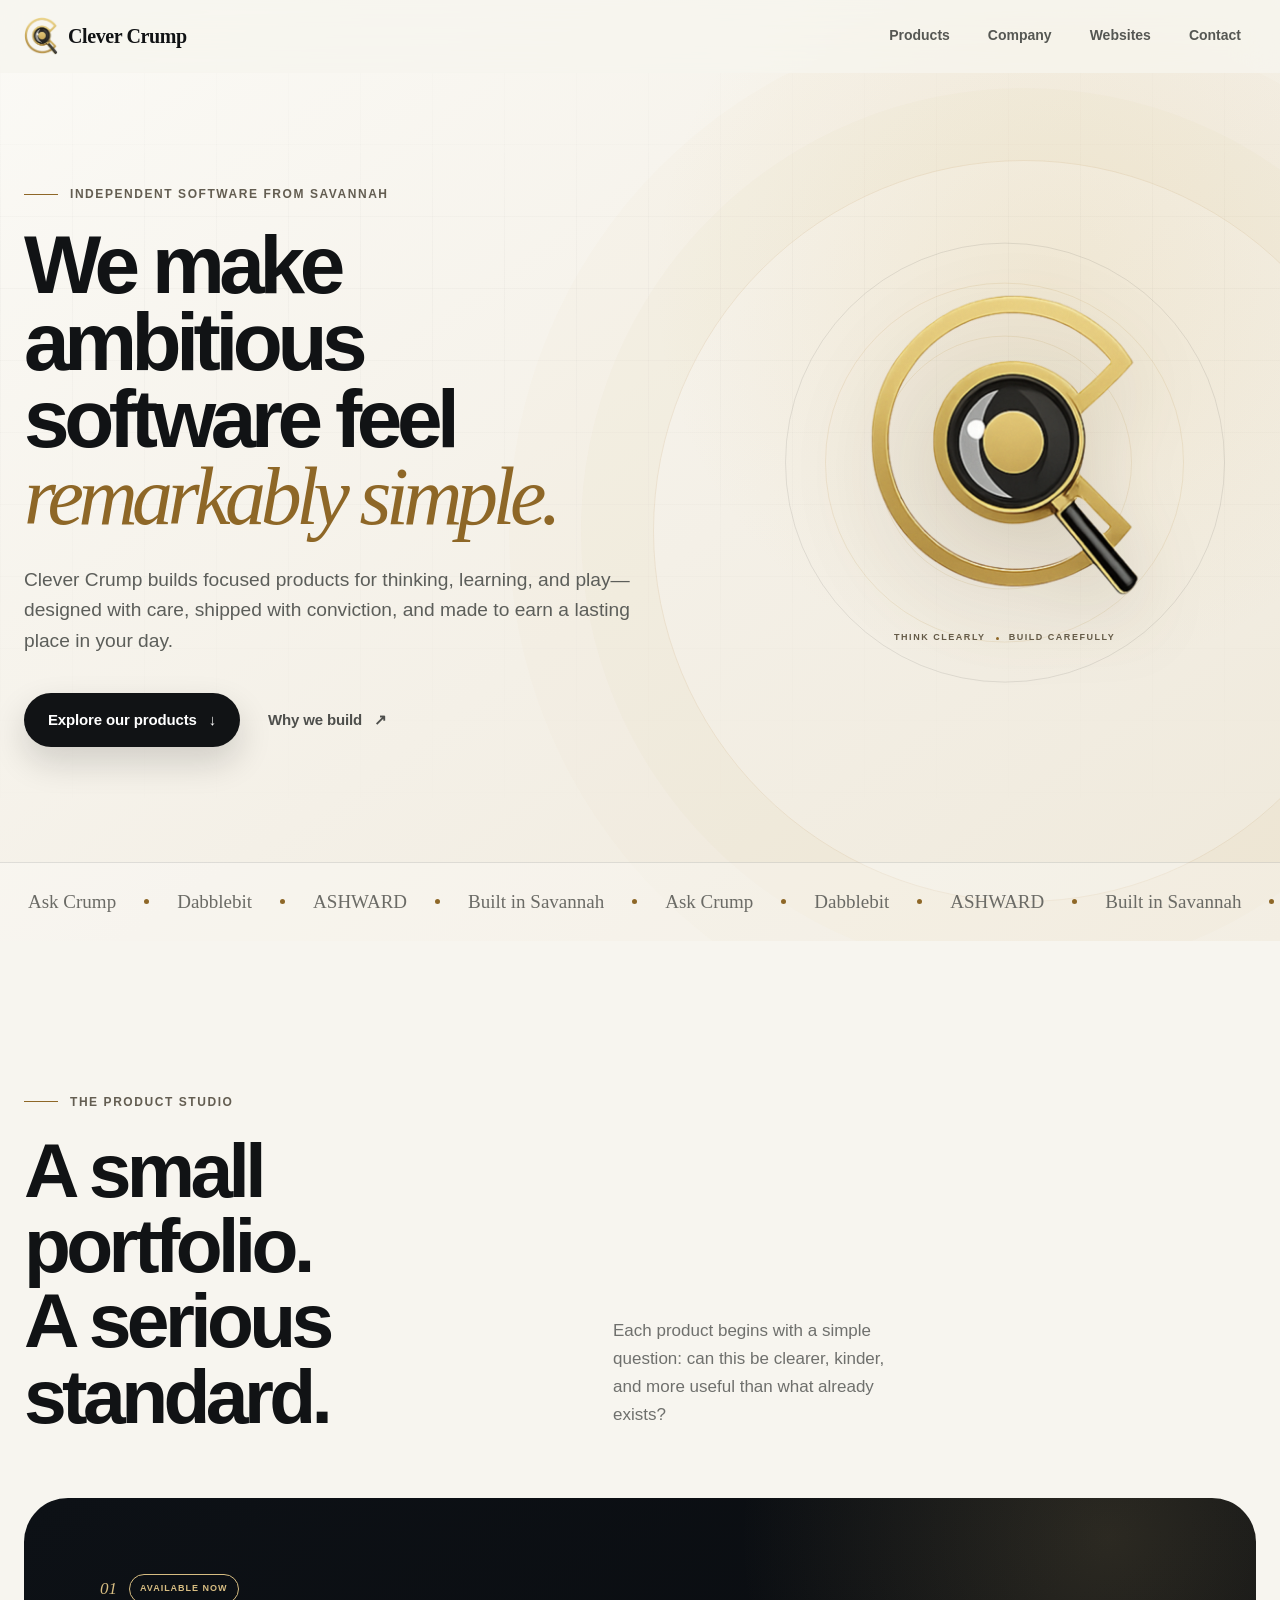
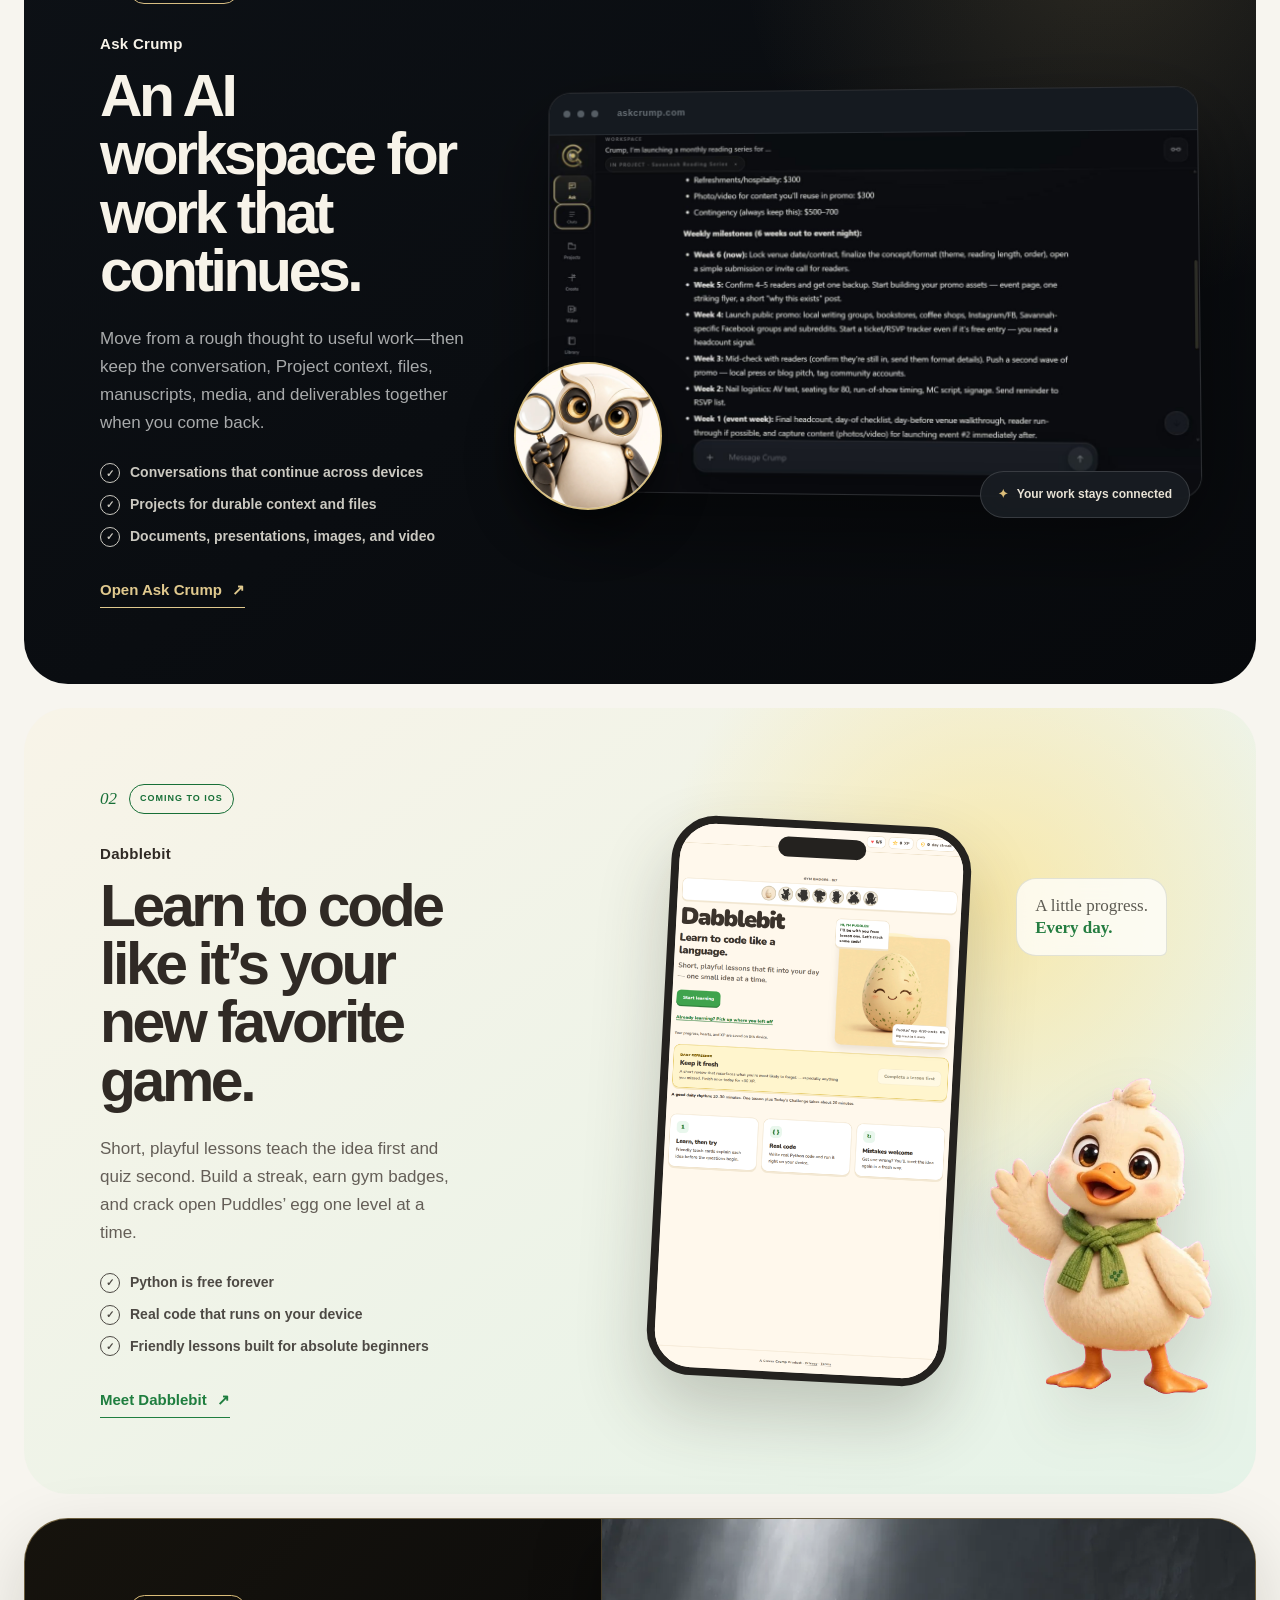
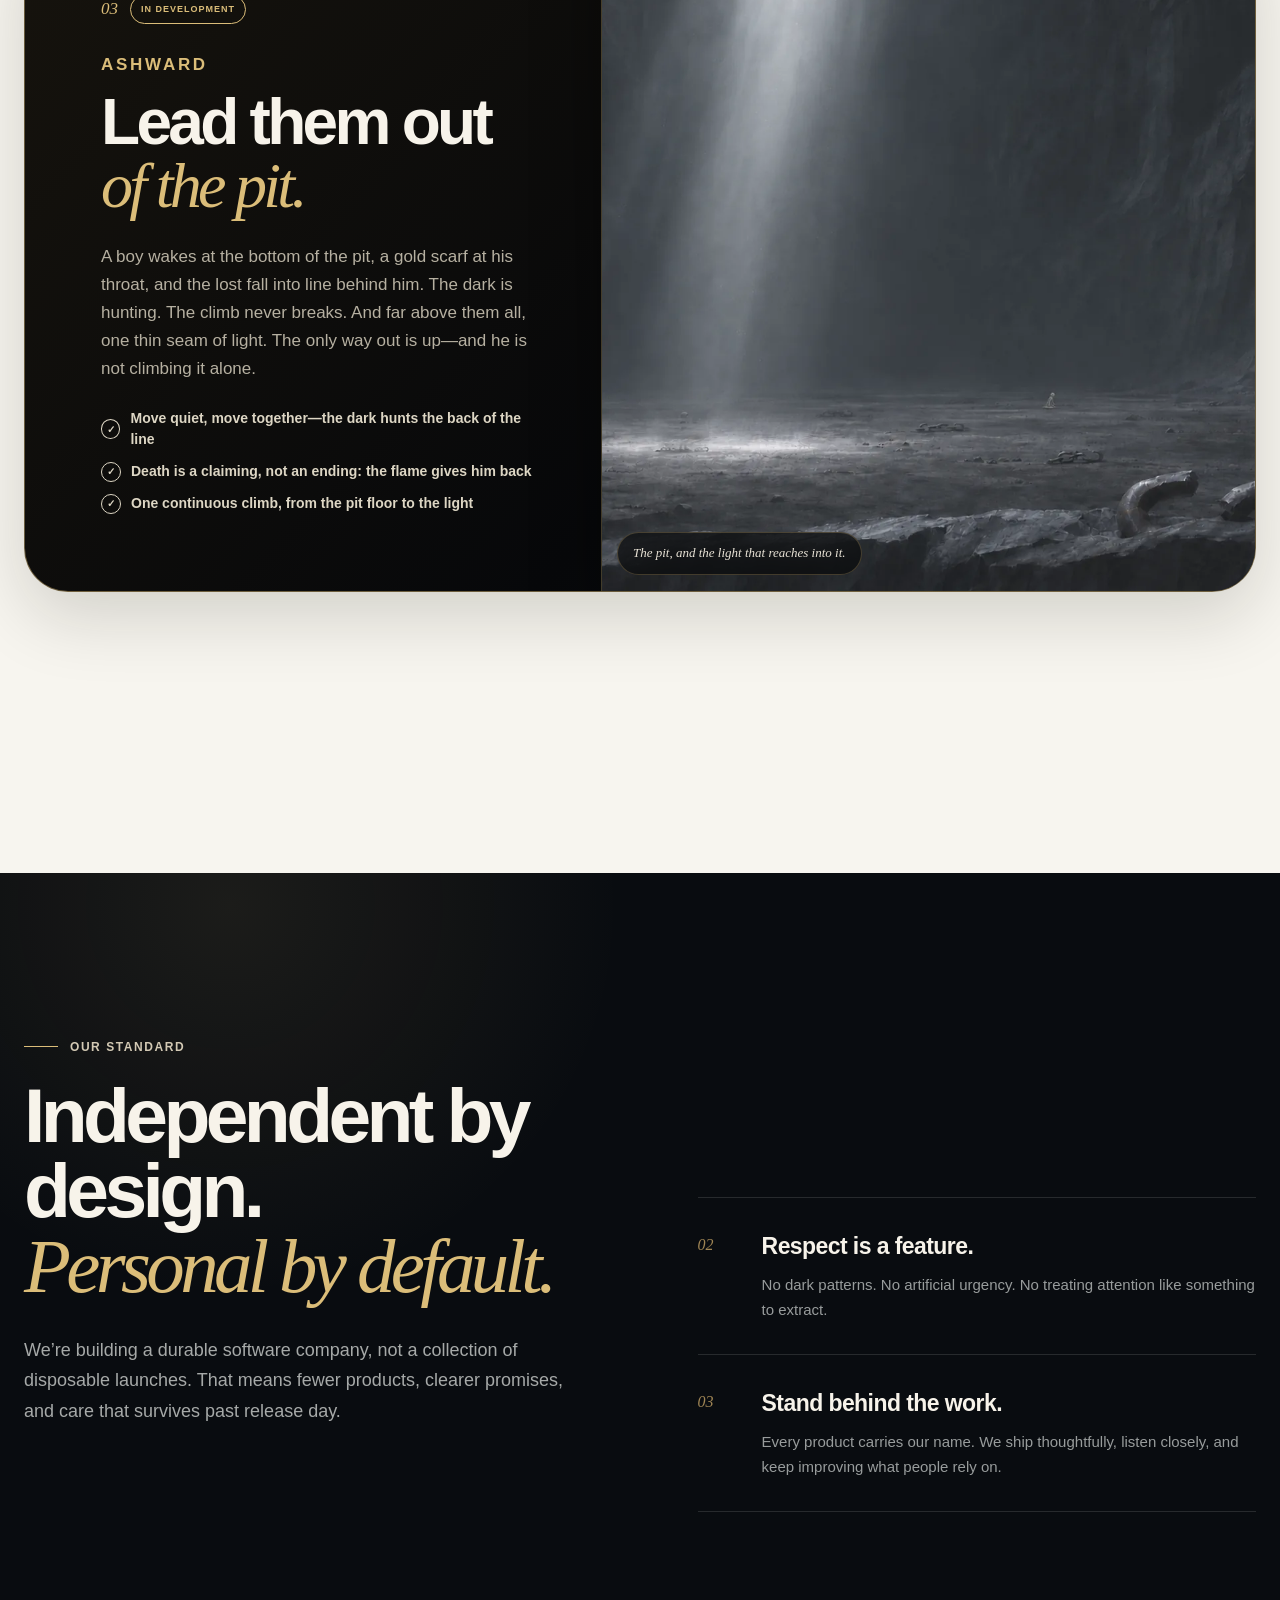
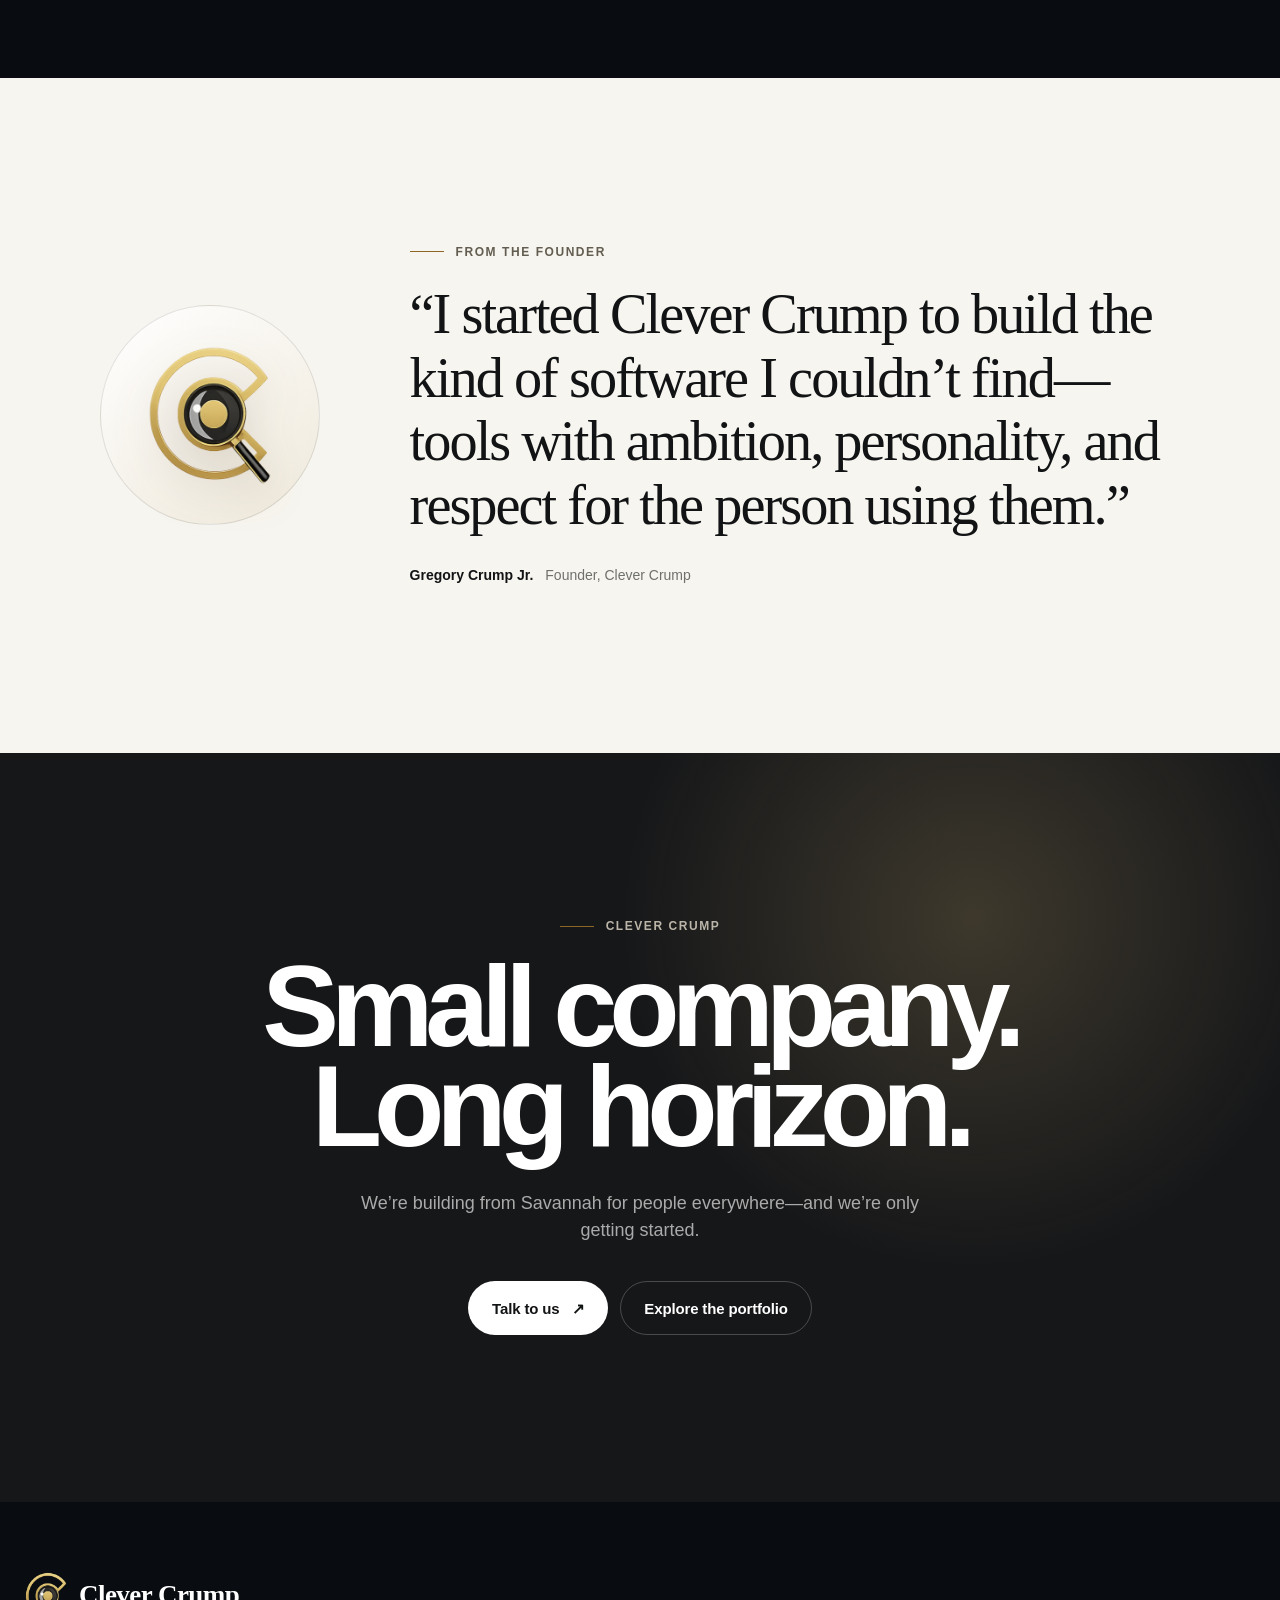
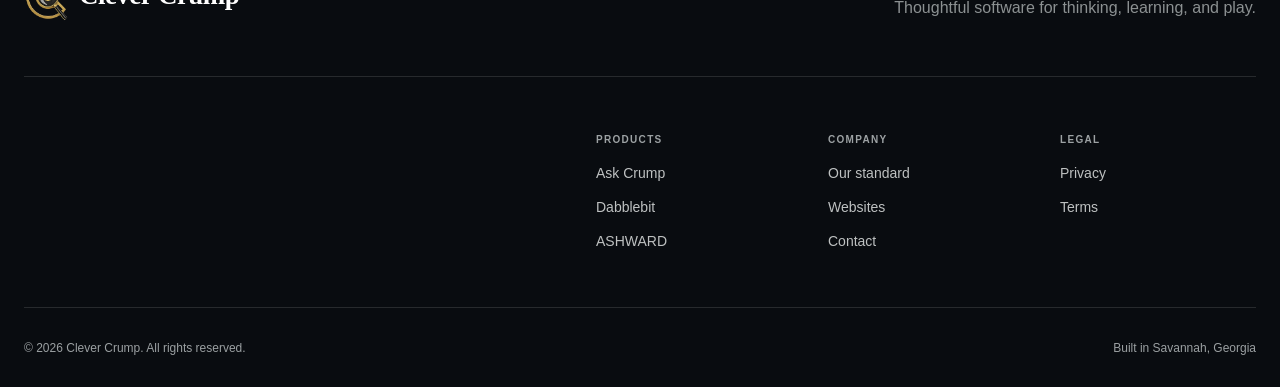
<file: index.html>
<!doctype html>
<html lang="en">
<head>
  <meta charset="utf-8">
  <meta name="viewport" content="width=device-width, initial-scale=1, viewport-fit=cover">
  <meta name="theme-color" content="#f7f5ef">
  <title>Clever Crump — Thoughtful software, built to last</title>
  <meta name="description" content="Clever Crump is an independent software company in Savannah, Georgia. Makers of Ask Crump, Dabblebit, and ASHWARD.">
  <meta property="og:type" content="website">
  <meta property="og:title" content="Clever Crump — Thoughtful software, built to last">
  <meta property="og:description" content="Independent software from Savannah. Meet Ask Crump, Dabblebit, and ASHWARD.">
  <meta property="og:url" content="https://clevercrump.com/">
  <meta name="twitter:card" content="summary">
  <link rel="canonical" href="https://clevercrump.com/">
  <link rel="icon" type="image/png" href="assets/img/monogram.png?v=20261013-studio">
  <link rel="apple-touch-icon" href="assets/img/monogram.png?v=20261013-studio">
  <script>document.documentElement.classList.add('js');</script>
  <link rel="stylesheet" href="assets/css/style.css?v=20261109-ashward2">
</head>
<body>
  <a class="skip-link" href="#main">Skip to content</a>

  <nav class="site-nav" aria-label="Main navigation">
    <div class="shell nav-shell">
      <a class="wordmark" href="index.html" aria-label="Clever Crump home">
        <img src="assets/img/monogram.png?v=20261013-studio" alt="" width="288" height="321">
        <span>Clever Crump</span>
      </a>

      <button class="nav-toggle" type="button" aria-label="Open menu" aria-expanded="false" aria-controls="nav-links">
        <span></span><span></span>
      </button>

      <div class="nav-links" id="nav-links">
        <a href="#products">Products</a>
        <a href="#company">Company</a>
        <a href="websites.html">Websites</a>
        <a href="contact.html">Contact</a>
      </div>
    </div>
  </nav>

  <main id="main">
    <section class="hero" aria-labelledby="hero-title">
      <div class="hero-glow" aria-hidden="true"></div>
      <div class="shell hero-shell">
        <div class="hero-copy reveal">
          <p class="kicker"><span></span> Independent software from Savannah</p>
          <h1 id="hero-title">We make ambitious software feel <em>remarkably simple.</em></h1>
          <p class="hero-intro">Clever Crump builds focused products for thinking, learning, and play—designed with care, shipped with conviction, and made to earn a lasting place in your day.</p>
          <div class="hero-actions">
            <a class="button button-dark" href="#products">Explore our products <span aria-hidden="true">↓</span></a>
            <a class="button button-text" href="#company">Why we build <span aria-hidden="true">↗</span></a>
          </div>
        </div>

        <div class="hero-signature reveal" aria-label="Clever Crump">
          <div class="signature-orbit" aria-hidden="true"></div>
          <img src="assets/img/monogram.png?v=20261013-studio" alt="Clever Crump gold C and magnifying glass mark" width="288" height="321">
          <p><span>THINK CLEARLY</span><i></i><span>BUILD CAREFULLY</span></p>
        </div>
      </div>

      <div class="hero-marquee" aria-label="Clever Crump products">
        <div class="hero-marquee-track">
          <span>Ask Crump</span><i></i><span>Dabblebit</span><i></i><span>ASHWARD</span><i></i><span>Built in Savannah</span><i></i>
          <span aria-hidden="true">Ask Crump</span><i aria-hidden="true"></i><span aria-hidden="true">Dabblebit</span><i aria-hidden="true"></i><span aria-hidden="true">ASHWARD</span><i aria-hidden="true"></i><span aria-hidden="true">Built in Savannah</span><i aria-hidden="true"></i>
        </div>
      </div>
    </section>

    <section class="portfolio" id="products" aria-labelledby="products-title">
      <div class="shell">
        <header class="section-heading reveal">
          <p class="kicker"><span></span> The product studio</p>
          <h2 id="products-title">A small portfolio.<br>A serious standard.</h2>
          <p>Each product begins with a simple question: can this be clearer, kinder, and more useful than what already exists?</p>
        </header>

        <article class="product-story product-story-ask reveal" aria-labelledby="ask-title">
          <div class="product-copy">
            <div class="product-meta"><span>01</span><strong>Available now</strong></div>
            <p class="product-name">Ask Crump</p>
            <h3 id="ask-title">An AI workspace for work that continues.</h3>
            <p>Move from a rough thought to useful work—then keep the conversation, Project context, files, manuscripts, media, and deliverables together when you come back.</p>
            <ul class="product-points" aria-label="Ask Crump highlights">
              <li>Conversations that continue across devices</li>
              <li>Projects for durable context and files</li>
              <li>Documents, presentations, images, and video</li>
            </ul>
            <a class="product-link" href="https://www.askcrump.com/" target="_blank" rel="noopener">Open Ask Crump <span aria-hidden="true">↗</span></a>
          </div>
          <div class="ask-stage" aria-label="Ask Crump workspace preview">
            <div class="browser-frame">
              <div class="browser-chrome" aria-hidden="true"><span></span><span></span><span></span><b>askcrump.com</b></div>
              <img src="assets/img/ask-crump-workspace.png" alt="Ask Crump workspace showing a detailed project plan" width="1280" height="720" loading="lazy">
            </div>
            <img class="ask-owl" src="assets/img/ask-crump-owl.webp" alt="Crump, the Ask Crump owl" width="600" height="600" loading="lazy">
            <div class="product-badge"><span>✦</span> Your work stays connected</div>
          </div>
        </article>

        <article class="product-story product-story-dabblebit reveal" aria-labelledby="dabblebit-title">
          <div class="product-copy">
            <div class="product-meta"><span>02</span><strong>Coming to iOS</strong></div>
            <p class="product-name">Dabblebit</p>
            <h3 id="dabblebit-title">Learn to code like it’s your new favorite game.</h3>
            <p>Short, playful lessons teach the idea first and quiz second. Build a streak, earn gym badges, and crack open Puddles’ egg one level at a time.</p>
            <ul class="product-points" aria-label="Dabblebit highlights">
              <li>Python is free forever</li>
              <li>Real code that runs on your device</li>
              <li>Friendly lessons built for absolute beginners</li>
            </ul>
            <a class="product-link" href="https://dabblebit.com" target="_blank" rel="noopener">Meet Dabblebit <span aria-hidden="true">↗</span></a>
          </div>
          <div class="dabblebit-stage" aria-label="Dabblebit app preview">
            <div class="phone-frame">
              <div class="phone-sensor" aria-hidden="true"></div>
              <img src="assets/img/dabblebit-home.png" alt="Dabblebit home screen with Puddles' egg, learning paths, and badges" width="1080" height="1920" loading="lazy">
            </div>
            <img class="puddles" src="assets/img/puddles-wave.webp" alt="Puddles the duck waving" width="432" height="595" loading="lazy">
            <div class="dabblebit-note">A little progress.<br><strong>Every day.</strong></div>
          </div>
        </article>

        <article class="product-story product-story-hell reveal" aria-labelledby="hell-title">
          <div class="product-copy">
            <div class="product-meta"><span>03</span><strong>In development</strong></div>
            <p class="product-name">ASHWARD</p>
            <h3 id="hell-title">Lead them out<br><em>of the pit.</em></h3>
            <p>A boy wakes at the bottom of the pit, a gold scarf at his throat, and the lost fall into line behind him. The dark is hunting. The climb never breaks. And far above them all, one thin seam of light. The only way out is up—and he is not climbing it alone.</p>
            <ul class="product-points" aria-label="ASHWARD highlights">
              <li>Move quiet, move together—the dark hunts the back of the line</li>
              <li>Death is a claiming, not an ending: the flame gives him back</li>
              <li>One continuous climb, from the pit floor to the light</li>
            </ul>
          </div>
          <figure class="hell-art">
            <img src="assets/img/ashward.webp" alt="ASHWARD — a shaft of light falling into a vast pit, broken chains in the foreground" width="1792" height="1008" loading="lazy">
            <figcaption>The pit, and the light that reaches into it.</figcaption>
          </figure>
        </article>
      </div>
    </section>

    <section class="company" id="company" aria-labelledby="company-title">
      <div class="shell company-shell">
        <div class="company-statement reveal">
          <p class="kicker kicker-light"><span></span> Our standard</p>
          <h2 id="company-title">Independent by design.<br><em>Personal by default.</em></h2>
          <p>We’re building a durable software company, not a collection of disposable launches. That means fewer products, clearer promises, and care that survives past release day.</p>
        </div>

        <div class="principles">
          <article class="principle reveal">
            <span>01</span>
            <h3>Make it understandable.</h3>
            <p>People should know what a product does, where their work lives, and what happens when they press a button.</p>
          </article>
          <article class="principle reveal">
            <span>02</span>
            <h3>Respect is a feature.</h3>
            <p>No dark patterns. No artificial urgency. No treating attention like something to extract.</p>
          </article>
          <article class="principle reveal">
            <span>03</span>
            <h3>Stand behind the work.</h3>
            <p>Every product carries our name. We ship thoughtfully, listen closely, and keep improving what people rely on.</p>
          </article>
        </div>
      </div>
    </section>

    <section class="founder" aria-labelledby="founder-title">
      <div class="shell founder-shell reveal">
        <div class="founder-mark" aria-hidden="true">
          <img src="assets/img/monogram.png?v=20261013-studio" alt="" width="288" height="321">
        </div>
        <div>
          <p class="kicker"><span></span> From the founder</p>
          <blockquote id="founder-title">“I started Clever Crump to build the kind of software I couldn’t find—tools with ambition, personality, and respect for the person using them.”</blockquote>
          <p class="founder-name">Gregory Crump Jr. <span>Founder, Clever Crump</span></p>
        </div>
      </div>
    </section>

    <section class="closing" aria-labelledby="closing-title">
      <div class="shell closing-shell reveal">
        <p class="kicker"><span></span> Clever Crump</p>
        <h2 id="closing-title">Small company.<br>Long horizon.</h2>
        <p>We’re building from Savannah for people everywhere—and we’re only getting started.</p>
        <div class="closing-actions">
          <a class="button button-light" href="contact.html">Talk to us <span aria-hidden="true">↗</span></a>
          <a class="button button-outline" href="#products">Explore the portfolio</a>
        </div>
      </div>
    </section>
  </main>

  <footer class="site-footer">
    <div class="shell">
      <div class="footer-top">
        <a class="wordmark footer-wordmark" href="index.html" aria-label="Clever Crump home">
          <img src="assets/img/monogram.png?v=20261013-studio" alt="" width="288" height="321">
          <span>Clever Crump</span>
        </a>
        <p>Thoughtful software for thinking, learning, and play.</p>
      </div>

      <div class="footer-grid">
        <div>
          <h3>Products</h3>
          <a href="https://www.askcrump.com/" target="_blank" rel="noopener">Ask Crump</a>
          <a href="https://dabblebit.com" target="_blank" rel="noopener">Dabblebit</a>
          <a href="#products">ASHWARD</a>
        </div>
        <div>
          <h3>Company</h3>
          <a href="#company">Our standard</a>
          <a href="websites.html">Websites</a>
          <a href="contact.html">Contact</a>
        </div>
        <div>
          <h3>Legal</h3>
          <a href="privacy.html">Privacy</a>
          <a href="terms.html">Terms</a>
        </div>
      </div>

      <div class="footer-base">
        <span>© <span data-year>2026</span> Clever Crump. All rights reserved.</span>
        <span>Built in Savannah, Georgia</span>
      </div>
    </div>
  </footer>

  <script src="assets/js/main.js?v=20261013-studio"></script>
</body>
</html>
</file>
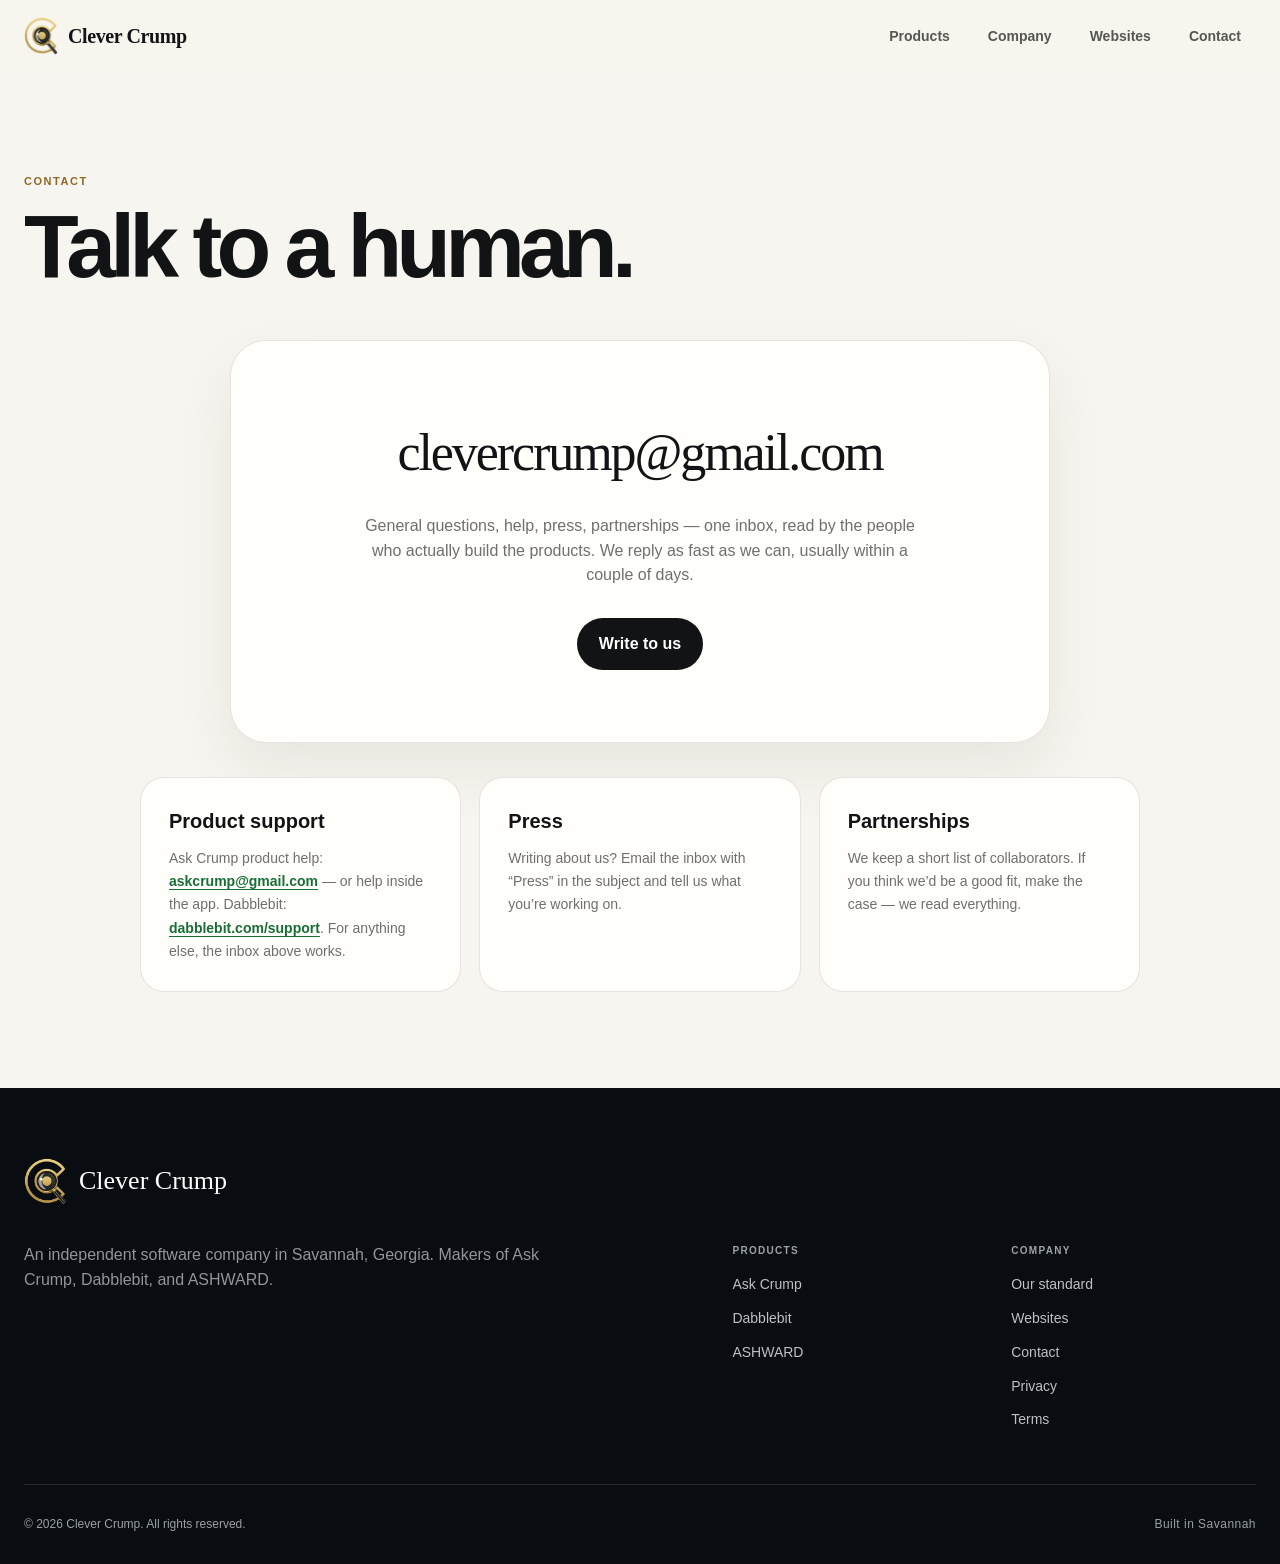
<file: contact.html>
<!DOCTYPE html>
<html lang="en">
<head>
  <meta charset="UTF-8">
  <meta name="viewport" content="width=device-width, initial-scale=1.0">
  <title>Contact — Clever Crump</title>
  <meta name="description" content="Get in touch with Clever Crump — support, press, and partnership inquiries.">
  <meta property="og:title" content="Contact — Clever Crump">
  <meta property="og:description" content="Talk to a human.">
  <link rel="icon" type="image/png" href="assets/img/monogram.png?v=20261013-studio">
  <link rel="apple-touch-icon" href="assets/img/monogram.png?v=20261013-studio">
  <script>document.documentElement.classList.add('js');</script>
  <link rel="stylesheet" href="assets/css/style.css?v=20261109-ashward2">
</head>
<body>

  <a class="skip-link" href="#main">Skip to content</a>

  <nav class="nav" aria-label="Main navigation">
    <div class="wrap nav-inner">
      <a class="brand" href="index.html" aria-label="Clever Crump home">
        <img src="assets/img/monogram.png?v=20261013-studio" alt="" class="brand-mark" width="288" height="321">
        Clever&nbsp;Crump
      </a>
      <button class="nav-toggle" type="button" aria-label="Open menu" aria-expanded="false" aria-controls="nav-menu">
        <span></span><span></span>
      </button>
      <ul class="nav-links" id="nav-menu">
        <li><a href="index.html#products">Products</a></li>
        <li><a href="index.html#company">Company</a></li>
        <li><a href="websites.html">Websites</a></li>
        <li><a href="contact.html">Contact</a></li>
      </ul>
    </div>
  </nav>

  <main id="main">
    <div class="wrap page-hero">
      <p class="eyebrow">Contact</p>
      <h1>Talk to a human.</h1>
    </div>

    <div class="wrap" style="padding-bottom: clamp(4rem, 8vw, 6rem);">
      <div class="contact-card reveal">
        <a class="email" href="mailto:clevercrump@gmail.com">clevercrump@<wbr>gmail.com</a>
        <p>General questions, help, press, partnerships &mdash; one inbox, read by the people who actually build the products. We reply as fast as we can, usually within a couple of days.</p>
        <a class="btn btn-gold" href="mailto:clevercrump@gmail.com">Write to us</a>
      </div>

      <div class="contact-grid">
        <div class="belief reveal">
          <h3>Product support</h3>
          <p>Ask Crump product help: <a href="mailto:askcrump@gmail.com">askcrump@gmail.com</a> &mdash; or help inside the app. Dabblebit: <a href="https://dabblebit.com/support">dabblebit.com/support</a>. For anything else, the inbox above works.</p>
        </div>
        <div class="belief reveal">
          <h3>Press</h3>
          <p>Writing about us? Email the inbox with &ldquo;Press&rdquo; in the subject and tell us what you&rsquo;re working on.</p>
        </div>
        <div class="belief reveal">
          <h3>Partnerships</h3>
          <p>We keep a short list of collaborators. If you think we&rsquo;d be a good fit, make the case &mdash; we read everything.</p>
        </div>
      </div>
    </div>
  </main>

  <footer>
    <div class="wrap">
      <p class="foot-wordmark" aria-label="Clever Crump">
        <img src="assets/img/monogram.png?v=20261013-studio" alt="" aria-hidden="true" class="foot-mark" width="288" height="321">
        Clever&nbsp;Crump
      </p>
      <div class="foot-grid">
        <div class="foot-brand">
          <p>An independent software company in Savannah, Georgia. Makers of Ask Crump, Dabblebit, and ASHWARD.</p>
        </div>
        <nav class="foot-links" aria-label="Footer navigation">
          <div>
            <h4>Products</h4>
            <ul>
              <li><a href="https://www.askcrump.com/" target="_blank" rel="noopener">Ask Crump</a></li>
              <li><a href="https://dabblebit.com" target="_blank" rel="noopener">Dabblebit</a></li>
              <li><a href="index.html#products">ASHWARD</a></li>
            </ul>
          </div>
          <div>
            <h4>Company</h4>
            <ul>
              <li><a href="index.html#company">Our standard</a></li>
              <li><a href="websites.html">Websites</a></li>
              <li><a href="contact.html">Contact</a></li>
              <li><a href="privacy.html">Privacy</a></li>
              <li><a href="terms.html">Terms</a></li>
            </ul>
          </div>
        </nav>
      </div>
      <div class="foot-base">
        <span>&copy; <span data-year>2026</span> Clever Crump. All rights reserved.</span>
        <span class="savannah">Built in Savannah</span>
      </div>
    </div>
  </footer>

  <script src="assets/js/main.js?v=20261013-studio"></script>
</body>
</html>
</file>
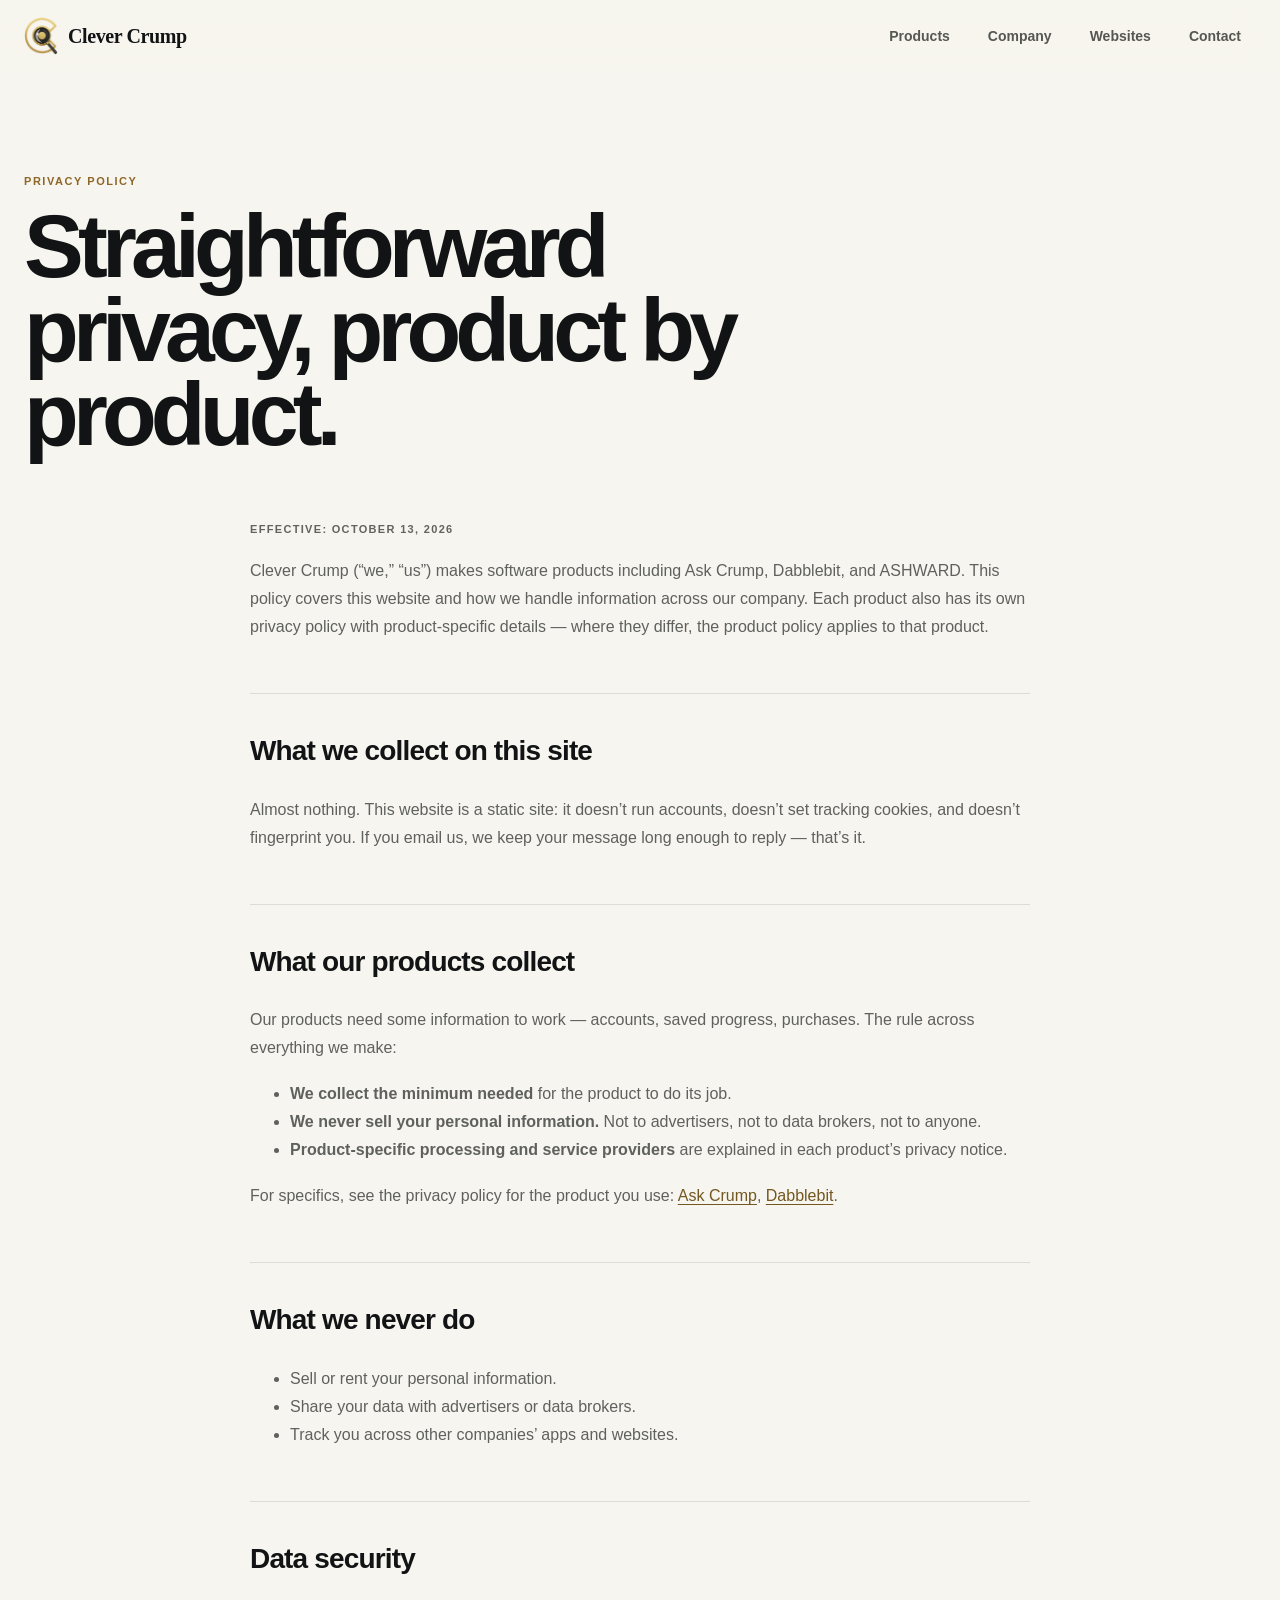
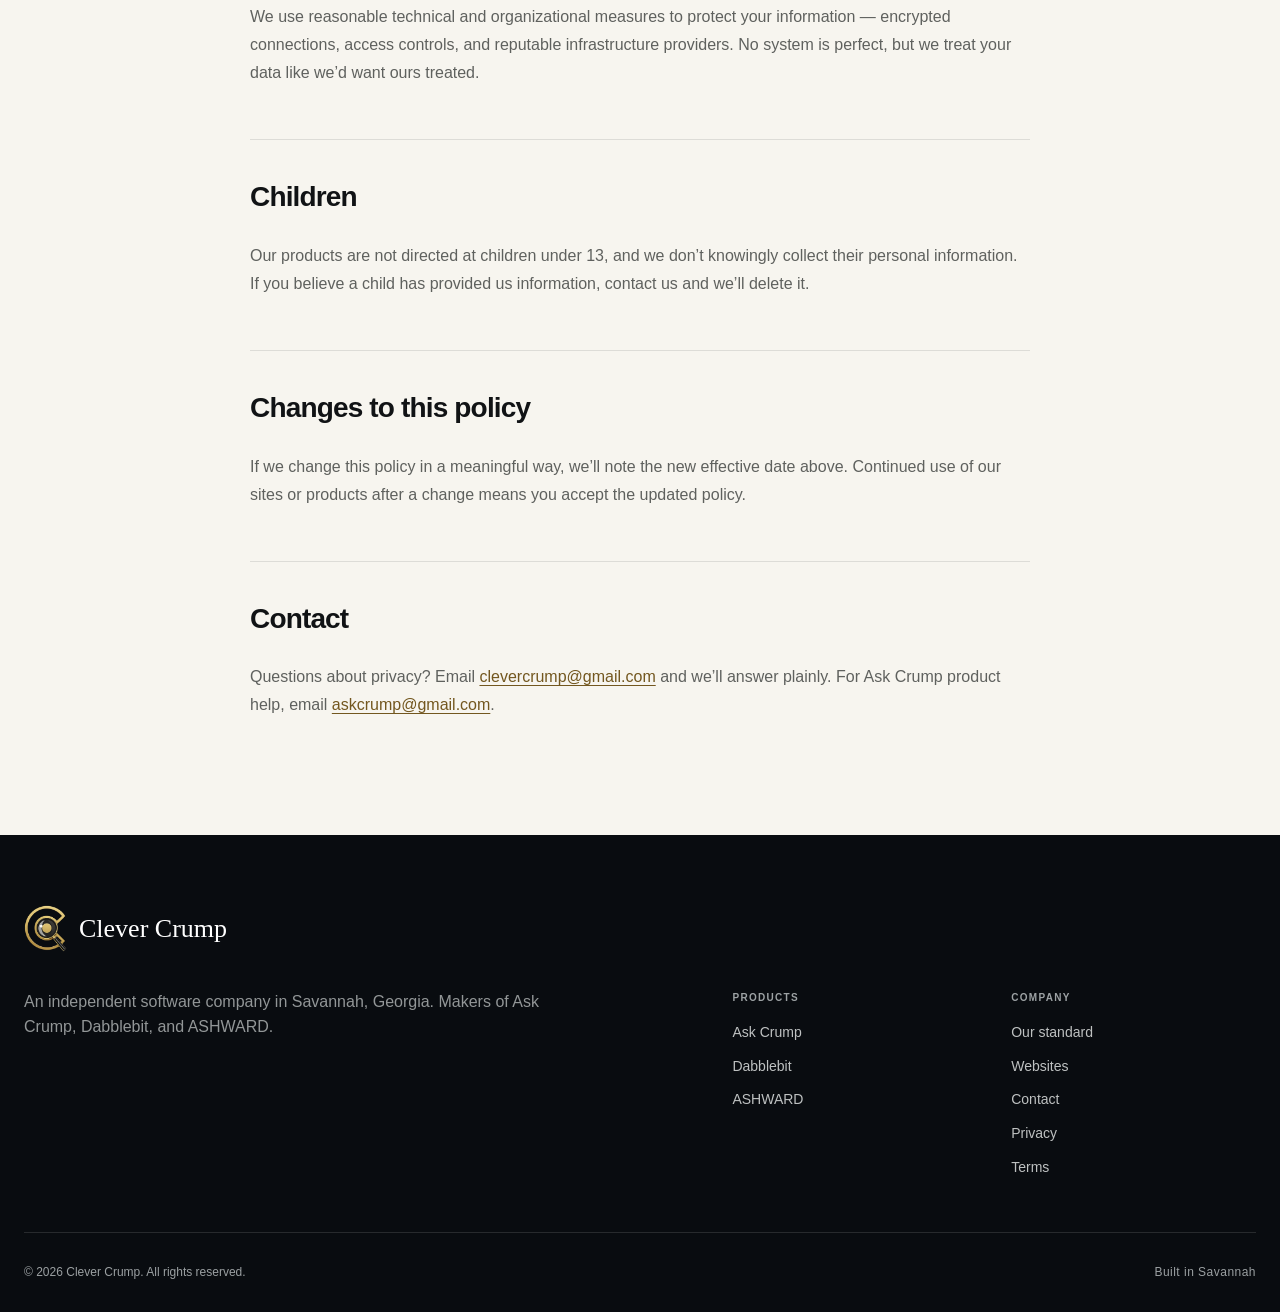
<file: privacy.html>
<!DOCTYPE html>
<html lang="en">
<head>
  <meta charset="UTF-8">
  <meta name="viewport" content="width=device-width, initial-scale=1.0">
  <title>Privacy Policy — Clever Crump</title>
  <meta name="description" content="Clever Crump's privacy policy: what we collect, why, and what we never do with your information.">
  <meta property="og:title" content="Privacy Policy — Clever Crump">
  <meta property="og:description" content="Straightforward privacy, product by product.">
  <link rel="icon" type="image/png" href="assets/img/monogram.png?v=20261013-studio">
  <link rel="apple-touch-icon" href="assets/img/monogram.png?v=20261013-studio">
  <script>document.documentElement.classList.add('js');</script>
  <link rel="stylesheet" href="assets/css/style.css?v=20261109-ashward2">
</head>
<body>

  <a class="skip-link" href="#main">Skip to content</a>

  <nav class="nav" aria-label="Main navigation">
    <div class="wrap nav-inner">
      <a class="brand" href="index.html" aria-label="Clever Crump home">
        <img src="assets/img/monogram.png?v=20261013-studio" alt="" class="brand-mark" width="288" height="321">
        Clever&nbsp;Crump
      </a>
      <button class="nav-toggle" type="button" aria-label="Open menu" aria-expanded="false" aria-controls="nav-menu">
        <span></span><span></span>
      </button>
      <ul class="nav-links" id="nav-menu">
        <li><a href="index.html#products">Products</a></li>
        <li><a href="index.html#company">Company</a></li>
        <li><a href="websites.html">Websites</a></li>
        <li><a href="contact.html">Contact</a></li>
      </ul>
    </div>
  </nav>

  <main id="main">
    <div class="wrap page-hero">
      <p class="eyebrow">Privacy Policy</p>
      <h1>Straightforward privacy, product by product.</h1>
    </div>

    <div class="wrap prose">
      <p class="updated">Effective: October 13, 2026</p>

    <p>Clever Crump (&ldquo;we,&rdquo; &ldquo;us&rdquo;) makes software products including Ask Crump, Dabblebit, and ASHWARD. This policy covers this website and how we handle information across our company. Each product also has its own privacy policy with product-specific details &mdash; where they differ, the product policy applies to that product.</p>

    <h2>What we collect on this site</h2>
    <p>Almost nothing. This website is a static site: it doesn&rsquo;t run accounts, doesn&rsquo;t set tracking cookies, and doesn&rsquo;t fingerprint you. If you email us, we keep your message long enough to reply &mdash; that&rsquo;s it.</p>

    <h2>What our products collect</h2>
    <p>Our products need some information to work &mdash; accounts, saved progress, purchases. The rule across everything we make:</p>
    <ul>
      <li><strong>We collect the minimum needed</strong> for the product to do its job.</li>
      <li><strong>We never sell your personal information.</strong> Not to advertisers, not to data brokers, not to anyone.</li>
      <li><strong>Product-specific processing and service providers</strong> are explained in each product&rsquo;s privacy notice.</li>
    </ul>
    <p>For specifics, see the privacy policy for the product you use: <a href="https://www.askcrump.com/legal">Ask Crump</a>, <a href="https://dabblebit.com/privacy">Dabblebit</a>.</p>

    <h2>What we never do</h2>
    <ul>
      <li>Sell or rent your personal information.</li>
      <li>Share your data with advertisers or data brokers.</li>
      <li>Track you across other companies&rsquo; apps and websites.</li>
    </ul>

    <h2>Data security</h2>
    <p>We use reasonable technical and organizational measures to protect your information &mdash; encrypted connections, access controls, and reputable infrastructure providers. No system is perfect, but we treat your data like we&rsquo;d want ours treated.</p>

    <h2>Children</h2>
    <p>Our products are not directed at children under 13, and we don&rsquo;t knowingly collect their personal information. If you believe a child has provided us information, contact us and we&rsquo;ll delete it.</p>

    <h2>Changes to this policy</h2>
    <p>If we change this policy in a meaningful way, we&rsquo;ll note the new effective date above. Continued use of our sites or products after a change means you accept the updated policy.</p>

    <h2>Contact</h2>
    <p>Questions about privacy? Email <a href="mailto:clevercrump@gmail.com">clevercrump@gmail.com</a> and we&rsquo;ll answer plainly. For Ask Crump product help, email <a href="mailto:askcrump@gmail.com">askcrump@gmail.com</a>.</p>
    </div>
  </main>

  <footer>
    <div class="wrap">
      <p class="foot-wordmark" aria-label="Clever Crump">
        <img src="assets/img/monogram.png?v=20261013-studio" alt="" aria-hidden="true" class="foot-mark" width="288" height="321">
        Clever&nbsp;Crump
      </p>
      <div class="foot-grid">
        <div class="foot-brand">
          <p>An independent software company in Savannah, Georgia. Makers of Ask Crump, Dabblebit, and ASHWARD.</p>
        </div>
        <nav class="foot-links" aria-label="Footer navigation">
          <div>
            <h4>Products</h4>
            <ul>
              <li><a href="https://www.askcrump.com/" target="_blank" rel="noopener">Ask Crump</a></li>
              <li><a href="https://dabblebit.com" target="_blank" rel="noopener">Dabblebit</a></li>
              <li><a href="index.html#products">ASHWARD</a></li>
            </ul>
          </div>
          <div>
            <h4>Company</h4>
            <ul>
              <li><a href="index.html#company">Our standard</a></li>
              <li><a href="websites.html">Websites</a></li>
              <li><a href="contact.html">Contact</a></li>
              <li><a href="privacy.html">Privacy</a></li>
              <li><a href="terms.html">Terms</a></li>
            </ul>
          </div>
        </nav>
      </div>
      <div class="foot-base">
        <span>&copy; <span data-year>2026</span> Clever Crump. All rights reserved.</span>
        <span class="savannah">Built in Savannah</span>
      </div>
    </div>
  </footer>

  <script src="assets/js/main.js?v=20261013-studio"></script>
</body>
</html>
</file>
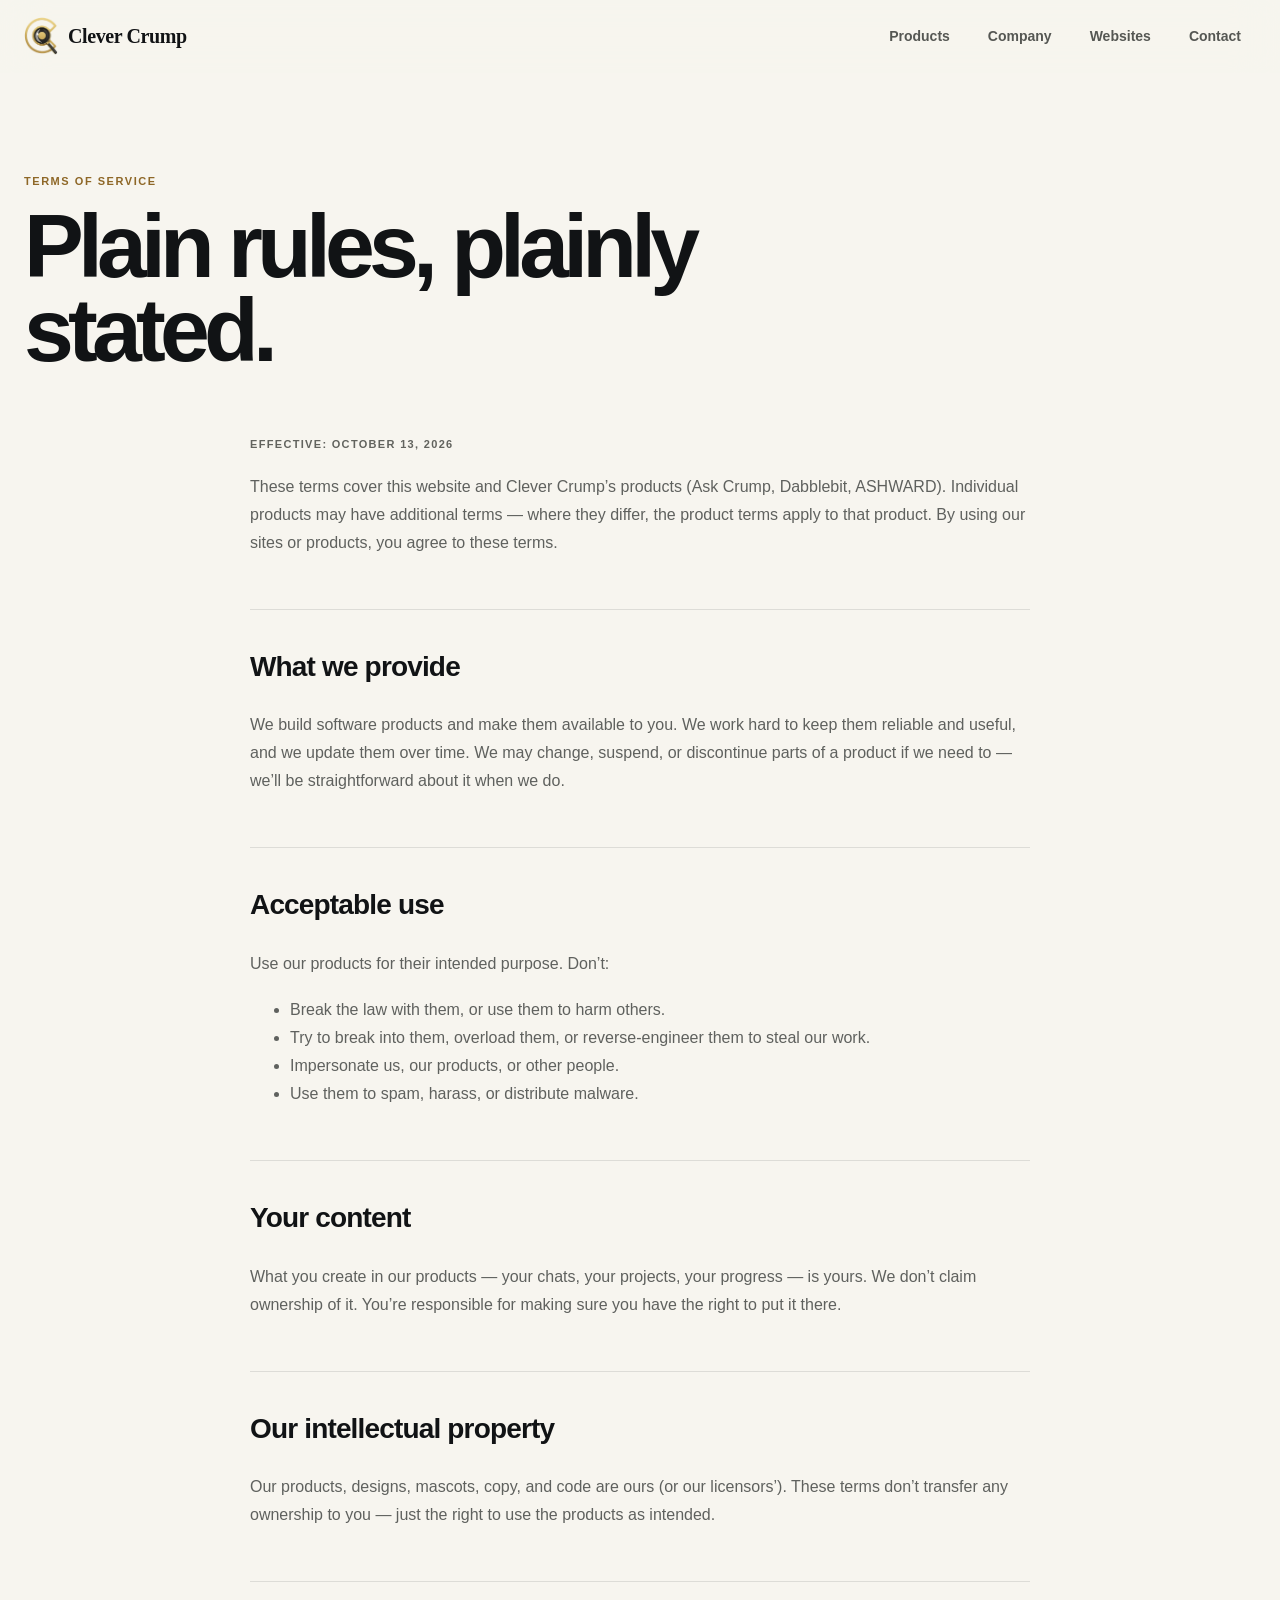
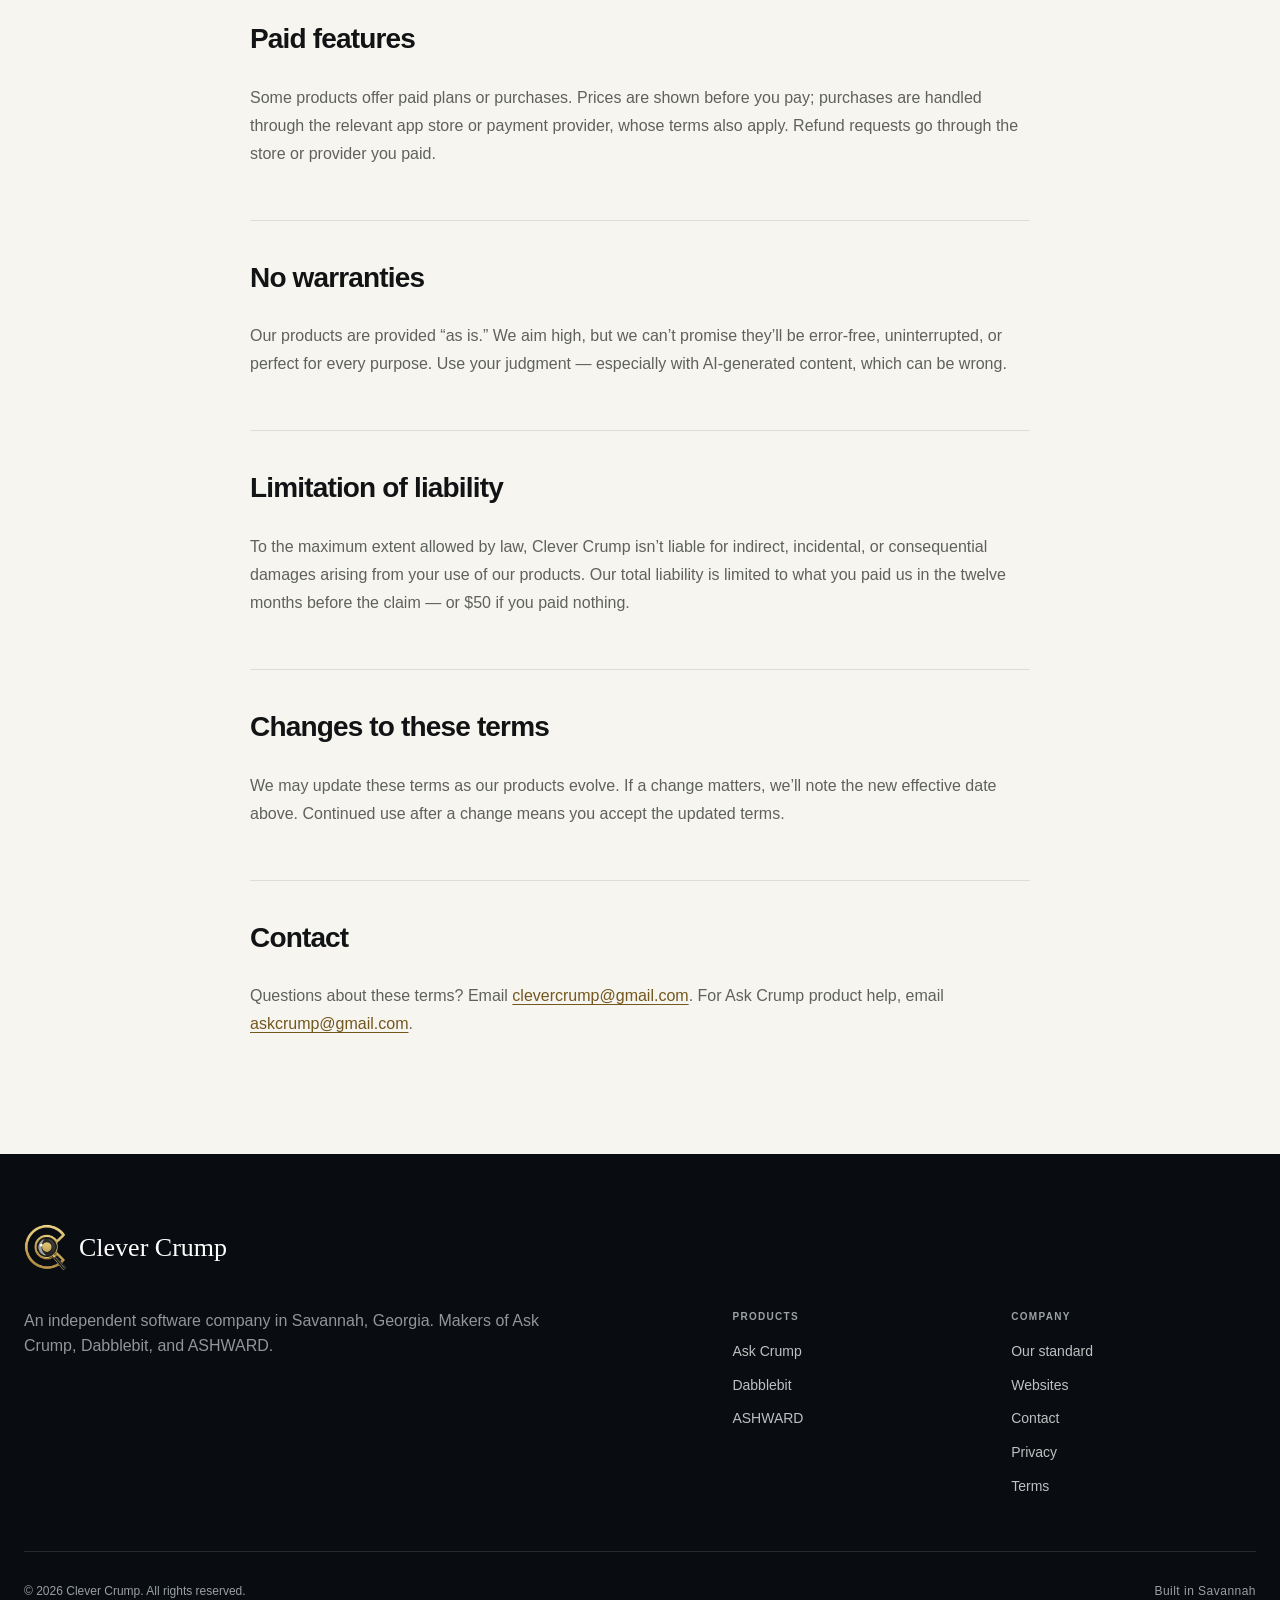
<file: terms.html>
<!DOCTYPE html>
<html lang="en">
<head>
  <meta charset="UTF-8">
  <meta name="viewport" content="width=device-width, initial-scale=1.0">
  <title>Terms of Service — Clever Crump</title>
  <meta name="description" content="Clever Crump's terms of service: the plain-English rules for using our websites and products.">
  <meta property="og:title" content="Terms of Service — Clever Crump">
  <meta property="og:description" content="Plain rules, plainly stated.">
  <link rel="icon" type="image/png" href="assets/img/monogram.png?v=20261013-studio">
  <link rel="apple-touch-icon" href="assets/img/monogram.png?v=20261013-studio">
  <script>document.documentElement.classList.add('js');</script>
  <link rel="stylesheet" href="assets/css/style.css?v=20261109-ashward2">
</head>
<body>

  <a class="skip-link" href="#main">Skip to content</a>

  <nav class="nav" aria-label="Main navigation">
    <div class="wrap nav-inner">
      <a class="brand" href="index.html" aria-label="Clever Crump home">
        <img src="assets/img/monogram.png?v=20261013-studio" alt="" class="brand-mark" width="288" height="321">
        Clever&nbsp;Crump
      </a>
      <button class="nav-toggle" type="button" aria-label="Open menu" aria-expanded="false" aria-controls="nav-menu">
        <span></span><span></span>
      </button>
      <ul class="nav-links" id="nav-menu">
        <li><a href="index.html#products">Products</a></li>
        <li><a href="index.html#company">Company</a></li>
        <li><a href="websites.html">Websites</a></li>
        <li><a href="contact.html">Contact</a></li>
      </ul>
    </div>
  </nav>

  <main id="main">
    <div class="wrap page-hero">
      <p class="eyebrow">Terms of Service</p>
      <h1>Plain rules, plainly stated.</h1>
    </div>

    <div class="wrap prose">
      <p class="updated">Effective: October 13, 2026</p>

    <p>These terms cover this website and Clever Crump&rsquo;s products (Ask Crump, Dabblebit, ASHWARD). Individual products may have additional terms &mdash; where they differ, the product terms apply to that product. By using our sites or products, you agree to these terms.</p>

    <h2>What we provide</h2>
    <p>We build software products and make them available to you. We work hard to keep them reliable and useful, and we update them over time. We may change, suspend, or discontinue parts of a product if we need to &mdash; we&rsquo;ll be straightforward about it when we do.</p>

    <h2>Acceptable use</h2>
    <p>Use our products for their intended purpose. Don&rsquo;t:</p>
    <ul>
      <li>Break the law with them, or use them to harm others.</li>
      <li>Try to break into them, overload them, or reverse-engineer them to steal our work.</li>
      <li>Impersonate us, our products, or other people.</li>
      <li>Use them to spam, harass, or distribute malware.</li>
    </ul>

    <h2>Your content</h2>
    <p>What you create in our products &mdash; your chats, your projects, your progress &mdash; is yours. We don&rsquo;t claim ownership of it. You&rsquo;re responsible for making sure you have the right to put it there.</p>

    <h2>Our intellectual property</h2>
    <p>Our products, designs, mascots, copy, and code are ours (or our licensors&rsquo;). These terms don&rsquo;t transfer any ownership to you &mdash; just the right to use the products as intended.</p>

    <h2>Paid features</h2>
    <p>Some products offer paid plans or purchases. Prices are shown before you pay; purchases are handled through the relevant app store or payment provider, whose terms also apply. Refund requests go through the store or provider you paid.</p>

    <h2>No warranties</h2>
    <p>Our products are provided &ldquo;as is.&rdquo; We aim high, but we can&rsquo;t promise they&rsquo;ll be error-free, uninterrupted, or perfect for every purpose. Use your judgment &mdash; especially with AI-generated content, which can be wrong.</p>

    <h2>Limitation of liability</h2>
    <p>To the maximum extent allowed by law, Clever Crump isn&rsquo;t liable for indirect, incidental, or consequential damages arising from your use of our products. Our total liability is limited to what you paid us in the twelve months before the claim &mdash; or $50 if you paid nothing.</p>

    <h2>Changes to these terms</h2>
    <p>We may update these terms as our products evolve. If a change matters, we&rsquo;ll note the new effective date above. Continued use after a change means you accept the updated terms.</p>

    <h2>Contact</h2>
    <p>Questions about these terms? Email <a href="mailto:clevercrump@gmail.com">clevercrump@gmail.com</a>. For Ask Crump product help, email <a href="mailto:askcrump@gmail.com">askcrump@gmail.com</a>.</p>
    </div>
  </main>

  <footer>
    <div class="wrap">
      <p class="foot-wordmark" aria-label="Clever Crump">
        <img src="assets/img/monogram.png?v=20261013-studio" alt="" aria-hidden="true" class="foot-mark" width="288" height="321">
        Clever&nbsp;Crump
      </p>
      <div class="foot-grid">
        <div class="foot-brand">
          <p>An independent software company in Savannah, Georgia. Makers of Ask Crump, Dabblebit, and ASHWARD.</p>
        </div>
        <nav class="foot-links" aria-label="Footer navigation">
          <div>
            <h4>Products</h4>
            <ul>
              <li><a href="https://www.askcrump.com/" target="_blank" rel="noopener">Ask Crump</a></li>
              <li><a href="https://dabblebit.com" target="_blank" rel="noopener">Dabblebit</a></li>
              <li><a href="index.html#products">ASHWARD</a></li>
            </ul>
          </div>
          <div>
            <h4>Company</h4>
            <ul>
              <li><a href="index.html#company">Our standard</a></li>
              <li><a href="websites.html">Websites</a></li>
              <li><a href="contact.html">Contact</a></li>
              <li><a href="privacy.html">Privacy</a></li>
              <li><a href="terms.html">Terms</a></li>
            </ul>
          </div>
        </nav>
      </div>
      <div class="foot-base">
        <span>&copy; <span data-year>2026</span> Clever Crump. All rights reserved.</span>
        <span class="savannah">Built in Savannah</span>
      </div>
    </div>
  </footer>

  <script src="assets/js/main.js?v=20261013-studio"></script>
</body>
</html>
</file>
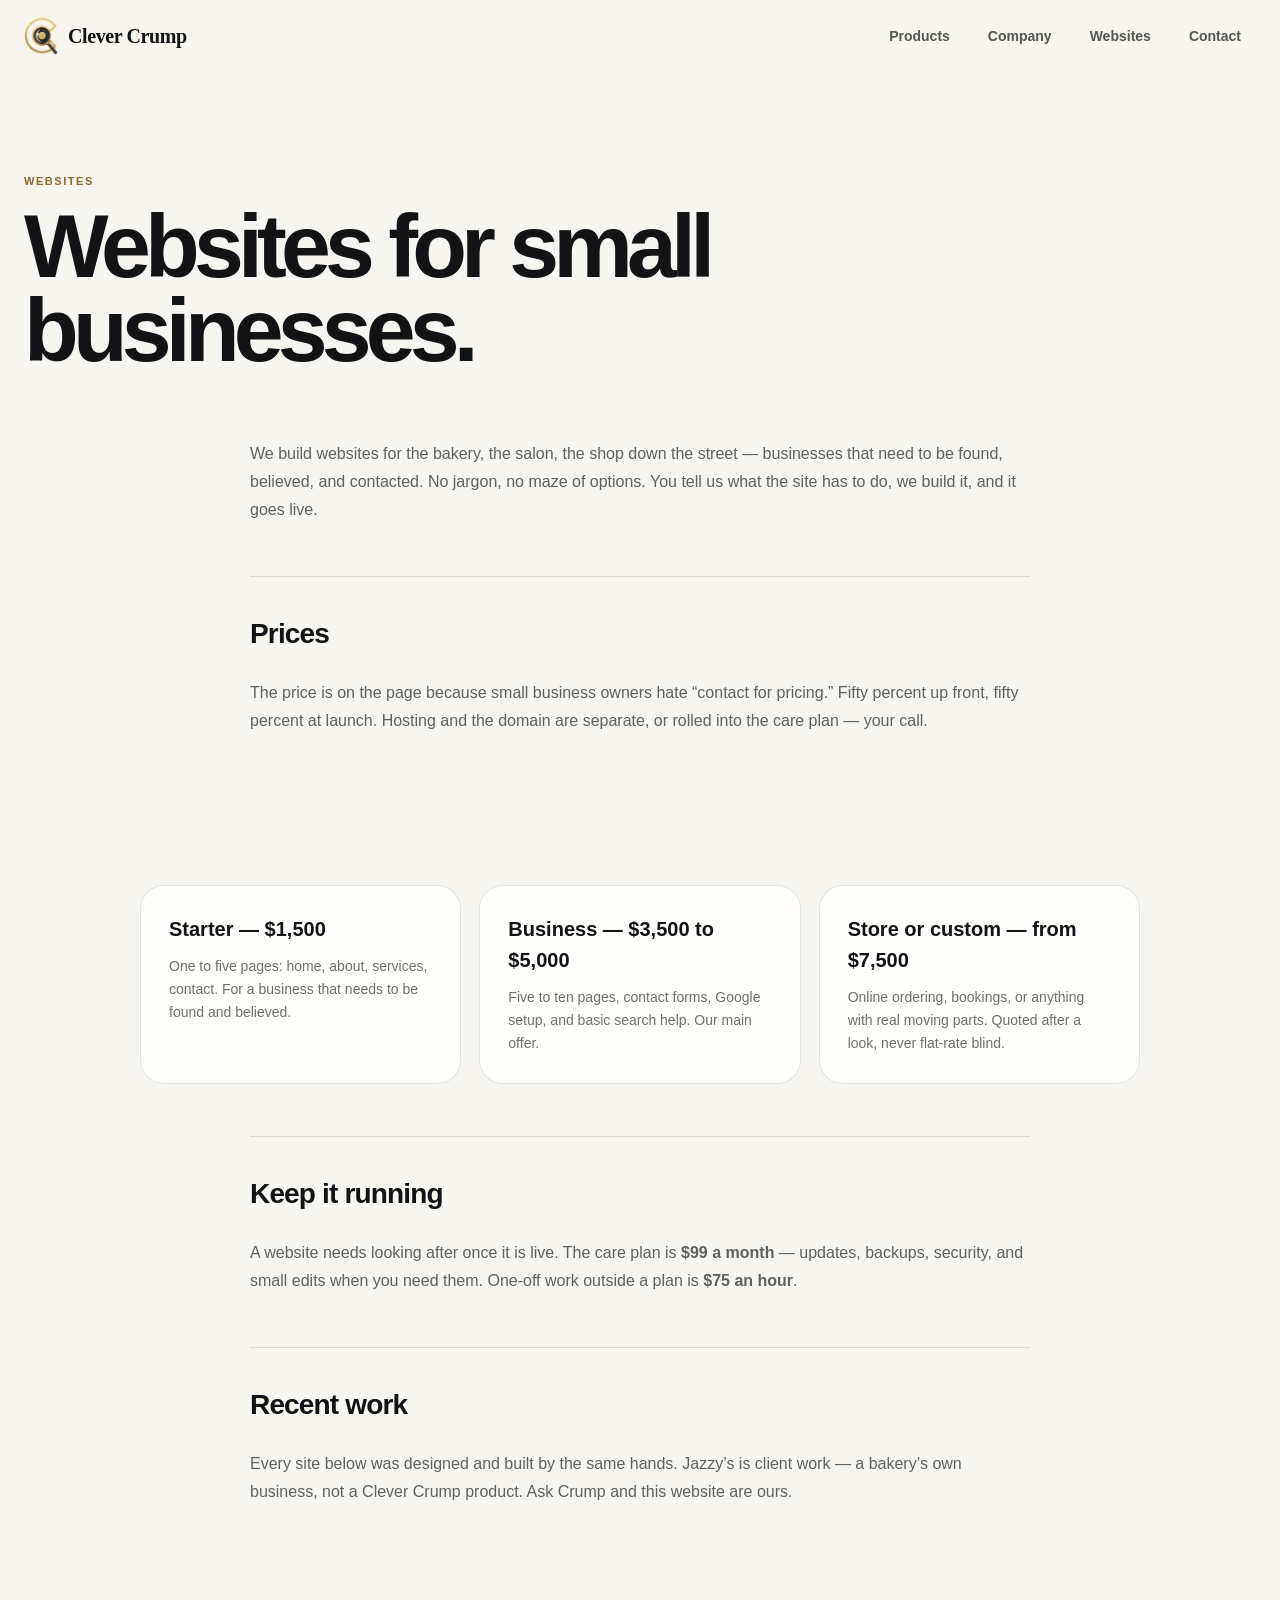
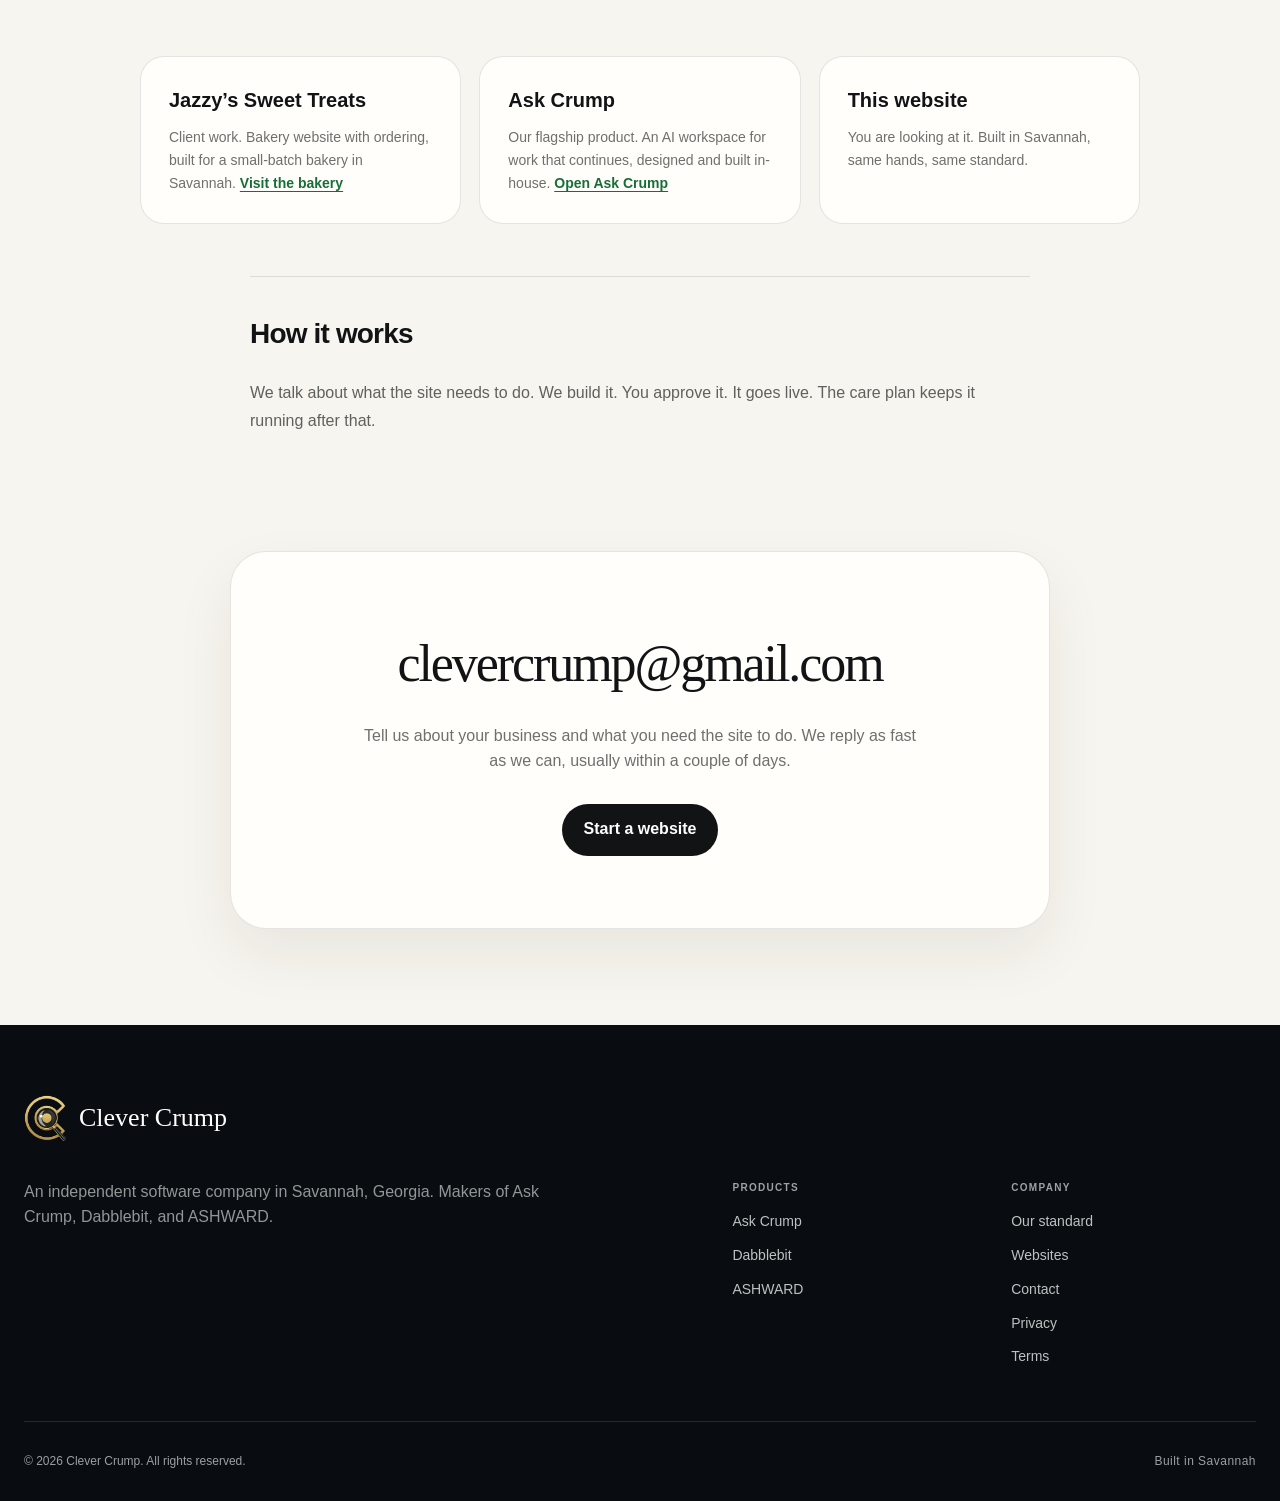
<file: websites.html>
<!DOCTYPE html>
<html lang="en">
<head>
  <meta charset="UTF-8">
  <meta name="viewport" content="width=device-width, initial-scale=1.0">
  <title>Websites — Clever Crump</title>
  <meta name="description" content="Clever Crump builds websites for small businesses — clear prices, real work, built in Savannah.">
  <meta property="og:title" content="Websites — Clever Crump">
  <meta property="og:description" content="Websites for small businesses. Clear prices, real work, built in Savannah.">
  <meta property="og:url" content="https://clevercrump.com/websites.html">
  <link rel="canonical" href="https://clevercrump.com/websites.html">
  <link rel="icon" type="image/png" href="assets/img/monogram.png?v=20261013-studio">
  <link rel="apple-touch-icon" href="assets/img/monogram.png?v=20261013-studio">
  <script>document.documentElement.classList.add('js');</script>
  <link rel="stylesheet" href="assets/css/style.css?v=20261109-ashward2">
</head>
<body>

  <a class="skip-link" href="#main">Skip to content</a>

  <nav class="nav" aria-label="Main navigation">
    <div class="wrap nav-inner">
      <a class="brand" href="index.html" aria-label="Clever Crump home">
        <img src="assets/img/monogram.png?v=20261013-studio" alt="" class="brand-mark" width="288" height="321">
        Clever&nbsp;Crump
      </a>
      <button class="nav-toggle" type="button" aria-label="Open menu" aria-expanded="false" aria-controls="nav-menu">
        <span></span><span></span>
      </button>
      <ul class="nav-links" id="nav-menu">
        <li><a href="index.html#products">Products</a></li>
        <li><a href="index.html#company">Company</a></li>
        <li><a href="websites.html">Websites</a></li>
        <li><a href="contact.html">Contact</a></li>
      </ul>
    </div>
  </nav>

  <main id="main">
    <div class="wrap page-hero">
      <p class="eyebrow">Websites</p>
      <h1>Websites for small businesses.</h1>
    </div>

    <div class="wrap prose">
      <p>We build websites for the bakery, the salon, the shop down the street &mdash; businesses that need to be found, believed, and contacted. No jargon, no maze of options. You tell us what the site has to do, we build it, and it goes live.</p>

      <h2>Prices</h2>
      <p>The price is on the page because small business owners hate &ldquo;contact for pricing.&rdquo; Fifty percent up front, fifty percent at launch. Hosting and the domain are separate, or rolled into the care plan &mdash; your call.</p>
    </div>

    <div class="wrap">
      <div class="contact-grid">
        <div class="belief reveal">
          <h3>Starter &mdash; $1,500</h3>
          <p>One to five pages: home, about, services, contact. For a business that needs to be found and believed.</p>
        </div>
        <div class="belief reveal">
          <h3>Business &mdash; $3,500 to $5,000</h3>
          <p>Five to ten pages, contact forms, Google setup, and basic search help. Our main offer.</p>
        </div>
        <div class="belief reveal">
          <h3>Store or custom &mdash; from $7,500</h3>
          <p>Online ordering, bookings, or anything with real moving parts. Quoted after a look, never flat-rate blind.</p>
        </div>
      </div>
    </div>

    <div class="wrap prose">
      <h2>Keep it running</h2>
      <p>A website needs looking after once it is live. The care plan is <strong>$99 a month</strong> &mdash; updates, backups, security, and small edits when you need them. One-off work outside a plan is <strong>$75 an hour</strong>.</p>

      <h2>Recent work</h2>
      <p>Every site below was designed and built by the same hands. Jazzy&rsquo;s is client work &mdash; a bakery&rsquo;s own business, not a Clever Crump product. Ask Crump and this website are ours.</p>
    </div>

    <div class="wrap">
      <div class="contact-grid">
        <div class="belief reveal">
          <h3>Jazzy&rsquo;s Sweet Treats</h3>
          <p>Client work. Bakery website with ordering, built for a small-batch bakery in Savannah. <a href="https://jazzyssweettreats.com" target="_blank" rel="noopener">Visit the bakery</a></p>
        </div>
        <div class="belief reveal">
          <h3>Ask Crump</h3>
          <p>Our flagship product. An AI workspace for work that continues, designed and built in-house. <a href="https://www.askcrump.com/" target="_blank" rel="noopener">Open Ask Crump</a></p>
        </div>
        <div class="belief reveal">
          <h3>This website</h3>
          <p>You are looking at it. Built in Savannah, same hands, same standard.</p>
        </div>
      </div>
    </div>

    <div class="wrap prose">
      <h2>How it works</h2>
      <p>We talk about what the site needs to do. We build it. You approve it. It goes live. The care plan keeps it running after that.</p>
    </div>

    <div class="wrap" style="padding-bottom: clamp(4rem, 8vw, 6rem);">
      <div class="contact-card reveal">
        <a class="email" href="mailto:clevercrump@gmail.com">clevercrump@<wbr>gmail.com</a>
        <p>Tell us about your business and what you need the site to do. We reply as fast as we can, usually within a couple of days.</p>
        <a class="btn btn-gold" href="mailto:clevercrump@gmail.com?subject=Website%20for%20my%20business">Start a website</a>
      </div>
    </div>
  </main>

  <footer>
    <div class="wrap">
      <p class="foot-wordmark" aria-label="Clever Crump">
        <img src="assets/img/monogram.png?v=20261013-studio" alt="" aria-hidden="true" class="foot-mark" width="288" height="321">
        Clever&nbsp;Crump
      </p>
      <div class="foot-grid">
        <div class="foot-brand">
          <p>An independent software company in Savannah, Georgia. Makers of Ask Crump, Dabblebit, and ASHWARD.</p>
        </div>
        <nav class="foot-links" aria-label="Footer navigation">
          <div>
            <h4>Products</h4>
            <ul>
              <li><a href="https://www.askcrump.com/" target="_blank" rel="noopener">Ask Crump</a></li>
              <li><a href="https://dabblebit.com" target="_blank" rel="noopener">Dabblebit</a></li>
              <li><a href="index.html#products">ASHWARD</a></li>
            </ul>
          </div>
          <div>
            <h4>Company</h4>
            <ul>
              <li><a href="index.html#company">Our standard</a></li>
              <li><a href="websites.html">Websites</a></li>
              <li><a href="contact.html">Contact</a></li>
              <li><a href="privacy.html">Privacy</a></li>
              <li><a href="terms.html">Terms</a></li>
            </ul>
          </div>
        </nav>
      </div>
      <div class="foot-base">
        <span>&copy; <span data-year>2026</span> Clever Crump. All rights reserved.</span>
        <span class="savannah">Built in Savannah</span>
      </div>
    </div>
  </footer>

  <script src="assets/js/main.js?v=20261013-studio"></script>
</body>
</html>
</file>
<file: assets/css/style.css>
/* Clever Crump — parent-company design system
   Quiet confidence, real product proof, generous space. No framework. */

:root {
  color-scheme: light;
  --paper: #f7f5ef;
  --paper-deep: #efebe1;
  --white: #fffefb;
  --ink: #111315;
  --ink-soft: #25282b;
  --night: #090c10;
  --night-2: #11161c;
  --gold: #8e6727;
  --gold-bright: #dbbd79;
  --gold-soft: #eee0bd;
  --muted: #6f706d;
  --muted-light: #aaaca9;
  --line: rgba(17, 19, 21, .11);
  --line-light: rgba(255, 255, 255, .12);
  --green: #26904d;
  --mint: #e8f4e8;
  --display: "Iowan Old Style", "Palatino Linotype", "Book Antiqua", Palatino, Georgia, serif;
  --sans: -apple-system, BlinkMacSystemFont, "SF Pro Display", "SF Pro Text", "Segoe UI", Helvetica, Arial, sans-serif;
  --shell: 1240px;
  --nav-height: 72px;
  --radius-lg: 44px;
  --radius-md: 28px;
  --ease: cubic-bezier(.2, .78, .2, 1);
}

*, *::before, *::after { box-sizing: border-box; }

html {
  scroll-behavior: smooth;
  -webkit-text-size-adjust: 100%;
  background: var(--paper);
}

body {
  margin: 0;
  overflow-x: hidden;
  background: var(--paper);
  color: var(--ink);
  font-family: var(--sans);
  font-size: 16px;
  line-height: 1.55;
  -webkit-font-smoothing: antialiased;
  text-rendering: optimizeLegibility;
}

::selection { background: var(--gold-soft); color: var(--ink); }

img, svg { display: block; max-width: 100%; }
img { height: auto; }
a { color: inherit; text-decoration: none; }
button, input, textarea, select { font: inherit; }

:is(a, button, input, textarea, select):focus-visible {
  outline: 3px solid #6f5424;
  outline-offset: 4px;
}

.skip-link {
  position: fixed;
  top: 12px;
  left: 12px;
  z-index: 1000;
  padding: 10px 14px;
  border-radius: 999px;
  background: var(--ink);
  color: #fff;
  transform: translateY(-150%);
  transition: transform .18s ease;
}

.skip-link:focus { transform: none; }

.shell,
.wrap {
  width: min(var(--shell), calc(100% - 48px));
  margin-inline: auto;
}

.kicker {
  display: flex;
  align-items: center;
  gap: 12px;
  margin: 0 0 24px;
  color: #635d51;
  font-size: 12px;
  font-weight: 700;
  letter-spacing: .13em;
  line-height: 1.2;
  text-transform: uppercase;
}

.kicker > span {
  width: 34px;
  height: 1px;
  background: var(--gold);
}

.kicker-light { color: #d3c9b4; }
.kicker-light > span { background: var(--gold-bright); }

/* Navigation */

.site-nav,
.nav {
  position: fixed;
  inset: 0 0 auto;
  z-index: 100;
  border-bottom: 1px solid transparent;
  background: rgba(247, 245, 239, .78);
  -webkit-backdrop-filter: blur(22px) saturate(140%);
  backdrop-filter: blur(22px) saturate(140%);
  transition: background .25s ease, border-color .25s ease, box-shadow .25s ease;
}

.site-nav.scrolled,
.nav.scrolled {
  border-bottom-color: rgba(17, 19, 21, .075);
  background: rgba(247, 245, 239, .94);
  box-shadow: 0 8px 30px rgba(20, 20, 18, .035);
}

.nav-shell,
.nav-inner {
  display: flex;
  height: var(--nav-height);
  align-items: center;
  justify-content: space-between;
}

.wordmark,
.brand {
  display: inline-flex;
  align-items: center;
  gap: 10px;
  color: var(--ink);
  font-family: var(--display);
  font-size: 20px;
  font-weight: 600;
  letter-spacing: -.02em;
}

.wordmark img,
.brand img.brand-mark {
  width: 34px;
  height: 38px;
  object-fit: contain;
  transition: transform .35s var(--ease);
}

.wordmark:hover img,
.brand:hover img { transform: rotate(-7deg) scale(1.03); }

.nav-links {
  display: flex;
  align-items: center;
  gap: 8px;
  margin: 0;
  padding: 0;
  list-style: none;
}

.nav-links a {
  padding: 10px 15px;
  border-radius: 999px;
  color: #555753;
  font-size: 14px;
  font-weight: 600;
  transition: background .2s ease, color .2s ease;
}

.nav-links a:hover { background: rgba(17, 19, 21, .055); color: var(--ink); }

.nav-toggle {
  position: relative;
  display: none;
  width: 44px;
  height: 44px;
  padding: 0;
  border: 0;
  border-radius: 50%;
  background: rgba(17, 19, 21, .055);
}

.nav-toggle span {
  position: absolute;
  top: 50%;
  left: 50%;
  display: block;
  width: 18px;
  height: 1.5px;
  background: var(--ink);
  transform: translate(-50%, -4px);
  transition: transform .25s var(--ease);
}

.nav-toggle span:last-child { transform: translate(-50%, 4px); }
.nav-toggle[aria-expanded="true"] span:first-child { transform: translate(-50%, 0) rotate(45deg); }
.nav-toggle[aria-expanded="true"] span:last-child { transform: translate(-50%, 0) rotate(-45deg); }

/* Hero */

.hero {
  position: relative;
  min-height: 100svh;
  overflow: hidden;
  padding-top: var(--nav-height);
  background:
    radial-gradient(circle at 82% 30%, rgba(219, 189, 121, .18), transparent 32%),
    linear-gradient(145deg, #fbfaf6 0%, #f4f0e7 56%, #efe9db 100%);
}

.hero::before {
  position: absolute;
  inset: 0;
  background-image: linear-gradient(rgba(17, 19, 21, .025) 1px, transparent 1px), linear-gradient(90deg, rgba(17, 19, 21, .025) 1px, transparent 1px);
  background-size: 72px 72px;
  mask-image: linear-gradient(to bottom, transparent, #000 28%, transparent 90%);
  content: "";
  pointer-events: none;
}

.hero-glow {
  position: absolute;
  top: 17%;
  right: -9%;
  width: min(58vw, 760px);
  aspect-ratio: 1;
  border: 1px solid rgba(184, 146, 77, .16);
  border-radius: 50%;
  box-shadow: 0 0 0 72px rgba(184, 146, 77, .03), 0 0 0 144px rgba(184, 146, 77, .018);
}

.hero-shell {
  position: relative;
  display: grid;
  min-height: calc(100svh - var(--nav-height) - 78px);
  grid-template-columns: minmax(0, 1.12fr) minmax(330px, .88fr);
  align-items: center;
  gap: clamp(40px, 7vw, 112px);
  padding-block: clamp(64px, 9vw, 120px);
}

.hero-copy { max-width: 780px; }

.hero h1 {
  max-width: 890px;
  margin: 0;
  font-family: var(--sans);
  font-size: clamp(56px, 6.4vw, 96px);
  font-weight: 650;
  letter-spacing: -.066em;
  line-height: .94;
  text-wrap: balance;
}

.hero h1 em {
  color: var(--gold);
  font-family: var(--display);
  font-weight: 500;
}

.hero-intro {
  max-width: 650px;
  margin: 30px 0 0;
  color: #5c5e5a;
  font-size: clamp(18px, 1.5vw, 22px);
  line-height: 1.6;
}

.hero-actions,
.closing-actions {
  display: flex;
  flex-wrap: wrap;
  align-items: center;
  gap: 12px;
  margin-top: 36px;
}

.button {
  display: inline-flex;
  min-height: 54px;
  align-items: center;
  justify-content: center;
  gap: 12px;
  padding: 0 23px;
  border: 1px solid transparent;
  border-radius: 999px;
  font-size: 15px;
  font-weight: 700;
  letter-spacing: -.01em;
  transition: transform .25s var(--ease), background .25s ease, border-color .25s ease, color .25s ease;
}

.button:hover { transform: translateY(-2px); }
.button-dark { background: var(--ink); color: #fff; box-shadow: 0 15px 34px rgba(17, 19, 21, .16); }
.button-dark:hover { background: #26292c; }
.button-text { padding-inline: 15px; color: #4e4f4c; }
.button-text:hover { color: var(--ink); }

.hero-signature {
  position: relative;
  display: grid;
  justify-items: center;
  padding: 40px 20px;
}

.hero-signature > img {
  position: relative;
  z-index: 2;
  width: min(25vw, 280px);
  min-width: 190px;
  filter: drop-shadow(0 28px 38px rgba(66, 49, 20, .16));
}

.signature-orbit {
  position: absolute;
  top: 50%;
  left: 50%;
  width: min(36vw, 440px);
  aspect-ratio: 1;
  border: 1px solid rgba(17, 19, 21, .09);
  border-radius: 50%;
  transform: translate(-50%, -51%);
}

.signature-orbit::before,
.signature-orbit::after {
  position: absolute;
  border: 1px solid rgba(184, 146, 77, .15);
  border-radius: inherit;
  content: "";
}

.signature-orbit::before { inset: 9%; }
.signature-orbit::after { inset: 21%; }

.hero-signature p {
  position: relative;
  z-index: 2;
  display: flex;
  align-items: center;
  gap: 10px;
  margin: 30px 0 0;
  color: #645a47;
  font-size: 9px;
  font-weight: 800;
  letter-spacing: .17em;
}

.hero-signature p i { width: 3px; height: 3px; border-radius: 50%; background: var(--gold); }

.hero-marquee {
  position: relative;
  overflow: hidden;
  border-top: 1px solid var(--line);
  background: rgba(255, 255, 255, .28);
}

.hero-marquee-track {
  display: flex;
  width: max-content;
  min-height: 78px;
  align-items: center;
  gap: 28px;
  padding-inline: 28px;
  animation: marquee 30s linear infinite;
}

.hero-marquee span {
  color: #6b6b66;
  font-family: var(--display);
  font-size: 19px;
  white-space: nowrap;
}

.hero-marquee i { width: 5px; height: 5px; border-radius: 50%; background: var(--gold); }

@keyframes marquee { to { transform: translateX(-50%); } }

/* Portfolio */

.portfolio { padding: clamp(100px, 12vw, 176px) 0; }

.section-heading {
  display: grid;
  max-width: 880px;
  grid-template-columns: minmax(0, 1fr) minmax(280px, .55fr);
  column-gap: 60px;
  margin-bottom: 64px;
}

.section-heading .kicker { grid-column: 1 / -1; }

.section-heading h2 {
  margin: 0;
  font-size: clamp(48px, 6vw, 82px);
  font-weight: 640;
  letter-spacing: -.06em;
  line-height: .98;
}

.section-heading > p:last-child {
  align-self: end;
  margin: 0 0 5px;
  color: var(--muted);
  font-size: 17px;
  line-height: 1.65;
}

.product-story {
  position: relative;
  display: grid;
  min-height: 700px;
  grid-template-columns: minmax(320px, .72fr) minmax(0, 1.28fr);
  gap: clamp(34px, 5vw, 78px);
  margin-top: 24px;
  padding: clamp(38px, 6vw, 76px);
  overflow: hidden;
  border-radius: var(--radius-lg);
}

.product-copy {
  position: relative;
  z-index: 3;
  align-self: center;
}

.product-meta {
  display: flex;
  align-items: center;
  gap: 12px;
  margin-bottom: 28px;
}

.product-meta span {
  font-family: var(--display);
  font-size: 17px;
  font-style: italic;
}

.product-meta strong {
  padding: 7px 10px;
  border: 1px solid currentColor;
  border-radius: 999px;
  font-size: 9px;
  font-weight: 800;
  letter-spacing: .11em;
  text-transform: uppercase;
}

.product-name {
  margin: 0 0 12px;
  font-size: 15px;
  font-weight: 780;
  letter-spacing: .02em;
}

.product-story h3 {
  max-width: 600px;
  margin: 0;
  font-size: clamp(40px, 4.6vw, 68px);
  font-weight: 650;
  letter-spacing: -.058em;
  line-height: .99;
}

.product-copy > p:not(.product-name) {
  max-width: 530px;
  margin: 25px 0 0;
  font-size: 17px;
  line-height: 1.65;
}

.product-points {
  display: grid;
  gap: 10px;
  margin: 25px 0 0;
  padding: 0;
  list-style: none;
}

.product-points li {
  display: flex;
  align-items: center;
  gap: 10px;
  font-size: 14px;
  font-weight: 650;
}

.product-points li::before {
  display: grid;
  width: 20px;
  height: 20px;
  place-items: center;
  border: 1px solid currentColor;
  border-radius: 50%;
  content: "✓";
  font-size: 10px;
}

.product-link {
  display: inline-flex;
  align-items: center;
  gap: 10px;
  margin-top: 31px;
  padding-bottom: 5px;
  border-bottom: 1px solid currentColor;
  font-size: 15px;
  font-weight: 760;
}

.product-link span { transition: transform .2s var(--ease); }
.product-link:hover span { transform: translate(3px, -3px); }

.product-story-ask {
  background:
    radial-gradient(circle at 88% 5%, rgba(219, 189, 121, .16), transparent 28%),
    linear-gradient(145deg, #0d1116, #07090c);
  color: #f7f3e9;
}

.product-story-ask .product-meta { color: #d7bd82; }
.product-story-ask .product-copy > p:not(.product-name) { color: #a8aaab; }
.product-story-ask .product-points { color: #cbc9c1; }
.product-story-ask .product-link { color: #e0c98e; }

.ask-stage {
  position: relative;
  min-width: 0;
  align-self: center;
  padding-left: 18px;
}

.browser-frame {
  position: relative;
  width: min(830px, 100%);
  overflow: hidden;
  border: 1px solid rgba(255, 255, 255, .14);
  border-radius: 22px;
  background: #090c10;
  box-shadow: 0 38px 90px rgba(0, 0, 0, .52);
  transform: perspective(1600px) rotateY(-5deg) rotateX(2deg);
  transform-origin: left center;
}

.browser-chrome {
  display: flex;
  height: 42px;
  align-items: center;
  gap: 7px;
  padding: 0 14px;
  border-bottom: 1px solid rgba(255, 255, 255, .08);
  background: #151a20;
}

.browser-chrome span { width: 7px; height: 7px; border-radius: 50%; background: #555d64; }
.browser-chrome b { margin-left: 12px; color: #697177; font-size: 9px; font-weight: 600; letter-spacing: .04em; }
.browser-frame img { width: 100%; }

.ask-owl {
  position: absolute;
  left: -16px;
  bottom: -20px;
  z-index: 3;
  width: 148px;
  height: 148px;
  border-radius: 50%;
  object-fit: cover;
  border: 2px solid rgba(213, 185, 113, .85);
  background: #f5f0e8;
  box-shadow: 0 22px 44px rgba(0, 0, 0, .5), 0 0 0 6px rgba(9, 12, 16, .35);
}

.product-badge {
  position: absolute;
  right: -10px;
  bottom: -28px;
  display: flex;
  align-items: center;
  gap: 9px;
  padding: 13px 17px;
  border: 1px solid rgba(255, 255, 255, .14);
  border-radius: 999px;
  background: rgba(26, 31, 37, .86);
  color: #e8e2d5;
  font-size: 12px;
  font-weight: 700;
  -webkit-backdrop-filter: blur(18px);
  backdrop-filter: blur(18px);
}

.product-badge span { color: var(--gold-bright); }

.product-story-dabblebit {
  background:
    radial-gradient(circle at 78% 25%, rgba(255, 224, 126, .58), transparent 29%),
    linear-gradient(145deg, #f8f4e8, #e5f3e8);
  color: #302a25;
}

.product-story-dabblebit .product-meta { color: #176f37; }
.product-story-dabblebit .product-copy > p:not(.product-name) { color: #645e57; }
.product-story-dabblebit .product-points { color: #4d4944; }
.product-story-dabblebit .product-link { color: #1f7e3f; }

.dabblebit-stage {
  position: relative;
  min-height: 570px;
  align-self: center;
}

.phone-frame {
  position: absolute;
  top: 50%;
  left: 43%;
  z-index: 1;
  width: min(300px, 30vw);
  height: 560px;
  overflow: hidden;
  border: 8px solid #24221f;
  border-radius: 45px;
  background: #fff9ed;
  box-shadow: 0 34px 70px rgba(54, 49, 36, .24);
  transform: translate(-50%, -50%) rotate(3deg);
}

.phone-frame img { width: 100%; height: 100%; object-fit: cover; object-position: top; }
.phone-sensor { position: absolute; top: 9px; left: 50%; z-index: 2; width: 31%; height: 20px; border-radius: 999px; background: #24221f; transform: translateX(-50%); }

.puddles {
  position: absolute;
  right: -7%;
  bottom: -4%;
  z-index: 3;
  width: min(250px, 26vw);
  filter: drop-shadow(0 28px 30px rgba(64, 52, 33, .16));
}

.dabblebit-note {
  position: absolute;
  top: 11%;
  right: 2%;
  z-index: 4;
  padding: 16px 18px;
  border: 1px solid rgba(65, 83, 58, .14);
  border-radius: 20px 20px 6px 20px;
  background: rgba(255, 255, 255, .75);
  color: #5c5a52;
  font-family: var(--display);
  font-size: 17px;
  line-height: 1.28;
  -webkit-backdrop-filter: blur(16px);
  backdrop-filter: blur(16px);
}

.dabblebit-note strong { color: #257d41; }

.product-story-hell {
  min-height: 520px;
  grid-template-columns: .8fr 1.2fr;
  border: 1px solid rgba(219, 189, 121, .45);
  box-shadow: 0 24px 70px rgba(20, 16, 8, .16);
  background:
    radial-gradient(ellipse 60% 45% at 82% -6%, rgba(219, 189, 121, .13), transparent 60%),
    linear-gradient(135deg, #16130d, #07080a 62%, #0d1015);
  color: #f7f3ea;
}

.product-story-hell .product-meta { color: var(--gold-bright); }
.product-story-hell .product-name { color: var(--gold-bright); font-size: 17px; letter-spacing: .16em; }
.product-story-hell h3 { font-size: clamp(48px, 5vw, 74px); }
.product-story-hell h3 em { color: var(--gold-bright); font-family: var(--display); font-weight: 500; }
.product-story-hell .product-copy > p:not(.product-name) { color: #b6b0a1; }
.product-story-hell .product-points { color: #ddd6c4; }

.hell-art { position: relative; margin: 0; align-self: stretch; min-height: 440px; }
.hell-art img { position: absolute; inset: 0; display: block; width: 100%; height: 100%; object-fit: cover; object-position: 58% 18%; border: 1px solid rgba(219, 189, 121, .28); border-radius: 18px; box-shadow: 0 30px 60px rgba(0, 0, 0, .45); }
.hell-art figcaption { position: absolute; left: 16px; bottom: 16px; z-index: 2; padding: 10px 15px; border: 1px solid rgba(219, 189, 121, .25); border-radius: 999px; background: rgba(9, 10, 12, .72); color: #e8e2d5; font-family: var(--display); font-size: 13px; font-style: italic; -webkit-backdrop-filter: blur(14px); backdrop-filter: blur(14px); }

@media (min-width: 981px) {
  .product-story-hell { padding-top: 0; padding-bottom: 0; padding-right: 0; }
  .product-story-hell .product-copy { padding-top: clamp(38px, 6vw, 76px); padding-bottom: clamp(38px, 6vw, 76px); }
  .hell-art img { border: none; border-left: 1px solid rgba(219, 189, 121, .28); border-radius: 0; }
}

/* Company */

.company {
  margin-top: clamp(70px, 10vw, 140px);
  padding: clamp(100px, 13vw, 180px) 0;
  background:
    radial-gradient(circle at 18% 4%, rgba(219, 189, 121, .09), transparent 30%),
    var(--night);
  color: #f7f3ea;
}

.company-shell { display: grid; grid-template-columns: 1fr 1fr; gap: clamp(70px, 9vw, 150px); }

.company-statement { align-self: start; }
.company h2 { margin: 0; font-size: clamp(50px, 6vw, 82px); font-weight: 630; letter-spacing: -.06em; line-height: .98; }
.company h2 em { color: var(--gold-bright); font-family: var(--display); font-weight: 500; }
.company-statement > p:last-child { max-width: 620px; margin: 30px 0 0; color: #a6a9a8; font-size: 18px; line-height: 1.7; }

.principles { display: grid; }
.principle { display: grid; grid-template-columns: 44px minmax(0, 1fr); column-gap: 20px; padding: 31px 0; border-top: 1px solid var(--line-light); }
.principle:last-child { border-bottom: 1px solid var(--line-light); }
.principle > span { grid-row: 1 / span 2; padding-top: 4px; color: #9f8554; font-family: var(--display); font-style: italic; }
.principle h3 { margin: 0; font-size: 23px; letter-spacing: -.025em; }
.principle p { margin: 9px 0 0; color: #989c9c; font-size: 15px; line-height: 1.65; }

/* Founder */

.founder { padding: clamp(100px, 13vw, 190px) 0; }
.founder-shell { display: grid; max-width: 1080px; grid-template-columns: 220px minmax(0, 1fr); gap: clamp(44px, 7vw, 95px); align-items: center; }
.founder-mark { display: grid; aspect-ratio: 1; place-items: center; border: 1px solid var(--line); border-radius: 50%; background: linear-gradient(145deg, #fff, #efe9db); }
.founder-mark img { width: 58%; filter: drop-shadow(0 15px 20px rgba(86, 65, 28, .16)); }
.founder blockquote { margin: 0; font-family: var(--display); font-size: clamp(34px, 4.4vw, 58px); line-height: 1.13; letter-spacing: -.035em; }
.founder-name { display: flex; flex-wrap: wrap; gap: 12px; margin: 27px 0 0; font-size: 14px; font-weight: 760; }
.founder-name span { color: var(--muted); font-weight: 500; }

/* Closing and footer */

.closing {
  padding: clamp(110px, 13vw, 180px) 0;
  background:
    radial-gradient(circle at 76% 22%, rgba(219, 189, 121, .2), transparent 31%),
    #161719;
  color: #fff;
}

.closing-shell { text-align: center; }
.closing .kicker { justify-content: center; color: #bbb5a8; }
.closing h2 { margin: 0; font-size: clamp(62px, 9vw, 128px); font-weight: 650; letter-spacing: -.07em; line-height: .86; }
.closing > .shell > p:not(.kicker) { max-width: 600px; margin: 34px auto 0; color: #aaa; font-size: 18px; }
.closing-actions { justify-content: center; }
.button-light { background: #fff; color: var(--ink); }
.button-light:hover { background: var(--gold-soft); }
.button-outline { border-color: rgba(255, 255, 255, .22); color: #fff; }
.button-outline:hover { border-color: #fff; background: rgba(255, 255, 255, .05); }

.site-footer,
footer {
  padding: 70px 0 0;
  background: var(--night);
  color: #fff;
}

.footer-top { display: flex; align-items: flex-end; justify-content: space-between; gap: 32px; padding-bottom: 55px; border-bottom: 1px solid var(--line-light); }
.footer-wordmark { color: #fff; font-size: 27px; }
.footer-wordmark img { width: 45px; height: 49px; }
.footer-top > p { max-width: 430px; margin: 0; color: #8c9192; text-align: right; }
.footer-grid { display: grid; grid-template-columns: repeat(3, minmax(130px, 1fr)); gap: 36px; max-width: 660px; margin-left: auto; padding: 55px 0; }
.footer-grid > div { display: grid; align-content: start; gap: 12px; }
.footer-grid h3 { margin: 0 0 4px; color: #9da2a4; font-size: 10px; font-weight: 800; letter-spacing: .13em; text-transform: uppercase; }
.footer-grid a { color: #bec1c1; font-size: 14px; transition: color .2s ease; }
.footer-grid a:hover { color: var(--gold-bright); }
.footer-base,
.foot-base { display: flex; min-height: 80px; align-items: center; justify-content: space-between; gap: 24px; border-top: 1px solid var(--line-light); color: #9ba0a2; font-size: 12px; }

/* Interior pages */

.page-hero { padding: calc(var(--nav-height) + 90px) 0 52px; }
.page-hero .eyebrow,
.eyebrow { color: var(--gold); font-size: 11px; font-weight: 800; letter-spacing: .14em; text-transform: uppercase; }
.page-hero h1 { max-width: 850px; margin: 14px 0 0; font-size: clamp(52px, 7vw, 94px); letter-spacing: -.065em; line-height: .94; }
.prose { max-width: 780px; padding-bottom: 100px; }
.prose > * + * { margin-top: 18px; }
.prose h2 { margin-top: 52px; padding-top: 35px; border-top: 1px solid var(--line); font-size: 28px; letter-spacing: -.03em; }
.prose p, .prose li { color: #5f615e; line-height: 1.75; }
.prose a { color: #73571f; text-decoration: underline; text-underline-offset: 3px; }
.prose .updated { color: #62635e; font-size: 11px; font-weight: 700; letter-spacing: .12em; text-transform: uppercase; }
.contact-card { max-width: 820px; margin: 0 auto; padding: clamp(34px, 6vw, 72px); border: 1px solid var(--line); border-radius: 36px; background: var(--white); text-align: center; box-shadow: 0 25px 60px rgba(37, 32, 22, .07); }
.contact-card .email { display: block; font-family: var(--display); font-size: clamp(24px, 5vw, 52px); letter-spacing: -.04em; overflow-wrap: normal; }
.contact-card p { max-width: 570px; margin: 20px auto 30px; color: var(--muted); }
.contact-card .btn,
.btn { display: inline-flex; min-height: 52px; align-items: center; justify-content: center; padding: 0 22px; border-radius: 999px; font-weight: 700; }
.btn-gold { background: var(--ink); color: #fff; }
.contact-grid { display: grid; max-width: 1000px; grid-template-columns: repeat(3, 1fr); gap: 18px; margin: 34px auto 0; }
.contact-grid .belief { padding: 28px; border: 1px solid var(--line); border-radius: 24px; background: var(--white); }
.belief h3 { margin: 0; font-size: 20px; }
.belief p { margin: 10px 0 0; color: var(--muted); font-size: 14px; line-height: 1.65; }
.belief a { color: #176f37; font-weight: 700; text-decoration: underline; text-decoration-thickness: 1px; text-underline-offset: 3px; }
.foot-wordmark {
  display: inline-flex;
  align-items: center;
  gap: 12px;
  margin: 0 0 38px;
  font-family: var(--display);
  font-size: 26px;
}

.foot-mark { width: 43px; height: 47px; object-fit: contain; }
.foot-grid {
  display: grid;
  grid-template-columns: minmax(0, 1fr) minmax(300px, .8fr);
  gap: 54px;
  padding-bottom: 52px;
}
.foot-brand p { max-width: 520px; margin: 0; color: #929697; }
.foot-links { display: grid; grid-template-columns: repeat(2, 1fr); gap: 34px; }
.foot-links h4 { margin: 0 0 14px; color: #9da2a4; font-size: 10px; letter-spacing: .13em; text-transform: uppercase; }
.foot-links ul { display: grid; gap: 9px; margin: 0; padding: 0; list-style: none; }
.foot-links a { color: #bec1c1; font-size: 14px; }
.foot-links a:hover { color: var(--gold-bright); }
.savannah { letter-spacing: .04em; }

/* Motion */

.reveal {
  opacity: 1;
  transform: none;
}

.js .reveal {
  opacity: 0;
  transform: translateY(14px);
  transition: opacity .48s var(--ease), transform .48s var(--ease);
  transition-delay: var(--reveal-delay, 0s);
}

.js .reveal.in { opacity: 1; transform: none; }

/* Responsive */

@media (max-width: 1050px) {
  .hero-shell { grid-template-columns: 1fr .55fr; gap: 35px; }
  .hero h1 { font-size: clamp(55px, 7.6vw, 82px); }
  .product-story { min-height: 650px; grid-template-columns: .82fr 1.18fr; padding: 48px; }
  .company-shell { gap: 70px; }
  .phone-frame { left: 38%; width: 270px; }
  .puddles { right: -12%; }
}

@media (max-width: 850px) {
  :root { --radius-lg: 34px; }
  .hero-shell { min-height: auto; grid-template-columns: 1fr; padding-top: 90px; text-align: center; }
  .hero-copy { margin-inline: auto; }
  .hero-copy .kicker, .hero-actions { justify-content: center; }
  .hero-intro { margin-inline: auto; }
  .hero-signature { min-height: 350px; }
  .hero-signature > img { width: 210px; }
  .signature-orbit { width: 330px; }
  .section-heading { grid-template-columns: 1fr; }
  .section-heading > p:last-child { max-width: 620px; margin-top: 24px; }
  .product-story { min-height: auto; grid-template-columns: 1fr; }
  .product-copy { max-width: 670px; }
  .ask-stage { min-height: 440px; padding-left: 0; }
  .ask-owl { left: 2%; bottom: 4%; width: 124px; height: 124px; }
  .browser-frame { position: absolute; top: 50%; left: 50%; width: 94%; transform: translate(-50%, -50%) perspective(1400px) rotateX(2deg); }
  .product-badge { right: 2%; bottom: 5%; }
  .product-story-dabblebit { padding-bottom: 0; }
  .dabblebit-stage { min-height: 600px; }
  .phone-frame { left: 45%; width: 285px; }
  .puddles { right: 3%; width: 220px; }
  .product-story-hell { grid-template-columns: 1fr; }
  .hell-art { min-height: 340px; }
  .company-shell { grid-template-columns: 1fr; }
  .founder-shell { grid-template-columns: 150px 1fr; }
  .contact-grid { grid-template-columns: 1fr; }
}

@media (max-width: 680px) {
  :root { --nav-height: 66px; }
  .shell { width: min(100% - 32px, var(--shell)); }
  .js .nav-toggle { display: grid; }
  .js .nav-links {
    position: fixed;
    top: var(--nav-height);
    right: 12px;
    left: 12px;
    display: grid;
    gap: 3px;
    padding: 11px;
    border: 1px solid var(--line);
    border-radius: 22px;
    background: rgba(255, 254, 251, .96);
    box-shadow: 0 24px 60px rgba(25, 23, 18, .14);
    opacity: 0;
    pointer-events: none;
    visibility: hidden;
    transform: translateY(-12px) scale(.98);
    transform-origin: top;
    transition: opacity .2s ease, transform .25s var(--ease);
  }
  .js .nav-links.open { opacity: 1; pointer-events: auto; visibility: visible; transform: none; transition-delay: 0s; }
  .nav-links a { min-height: 48px; padding: 14px 16px; }
  html:not(.js) .site-nav,
  html:not(.js) .nav { position: relative; }
  html:not(.js) .nav-shell,
  html:not(.js) .nav-inner { height: auto; min-height: var(--nav-height); flex-wrap: wrap; padding-block: 9px; }
  html:not(.js) .nav-links { width: 100%; justify-content: center; gap: 0; }
  html:not(.js) .nav-links a { padding-inline: 11px; }
  html:not(.js) .hero { padding-top: 0; }
  html:not(.js) .page-hero { padding-top: 70px; }
  .hero-shell { padding-top: 70px; padding-bottom: 70px; }
  .hero h1 { font-size: clamp(48px, 14.5vw, 69px); line-height: .95; }
  .hero-intro { font-size: 17px; }
  .hero-actions { align-items: stretch; }
  .hero-actions .button { width: 100%; }
  .hero-signature { min-height: 300px; padding-bottom: 10px; }
  .hero-signature > img { min-width: 0; width: 175px; }
  .signature-orbit { width: 285px; }
  .hero-marquee-track { min-height: 64px; }
  .portfolio { padding-top: 90px; }
  .section-heading { margin-bottom: 42px; }
  .section-heading h2 { font-size: clamp(43px, 12.5vw, 60px); }
  .product-story { gap: 28px; margin-top: 16px; padding: 32px 24px; border-radius: 30px; }
  .product-story h3 { font-size: clamp(39px, 11.5vw, 55px); }
  .product-copy > p:not(.product-name) { font-size: 15px; }
  .product-points li { align-items: flex-start; }
  .ask-stage { min-height: 290px; }
  .ask-owl { left: -4px; bottom: 2%; width: 100px; height: 100px; }
  .browser-frame { width: 100%; border-radius: 16px; }
  .browser-chrome { height: 33px; }
  .product-badge { right: -5px; bottom: 0; font-size: 10px; }
  .dabblebit-stage { min-height: 500px; }
  .phone-frame { left: 42%; width: 240px; height: 470px; border-width: 6px; border-radius: 38px; }
  .puddles { right: -13%; bottom: -1%; width: 175px; }
  .dabblebit-note { top: 7%; right: -6px; font-size: 14px; }
  .hell-art { min-height: 260px; }
  .company { margin-top: 70px; padding: 100px 0; }
  .company h2 { font-size: clamp(46px, 13vw, 62px); }
  .company-statement > p:last-child { font-size: 16px; }
  .founder { padding: 100px 0; }
  .founder-shell { grid-template-columns: 1fr; }
  .founder-mark { width: 120px; }
  .founder blockquote { font-size: clamp(34px, 10vw, 48px); }
  .closing h2 { font-size: clamp(62px, 19vw, 94px); }
  .closing-actions { align-items: stretch; }
  .closing-actions .button { width: 100%; }
  .footer-top { display: grid; align-items: start; }
  .footer-top > p { text-align: left; }
  .footer-grid { margin-left: 0; grid-template-columns: repeat(2, 1fr); }
  .footer-base, .foot-base { min-height: 110px; flex-direction: column; align-items: flex-start; justify-content: center; gap: 7px; }
  .foot-grid { grid-template-columns: 1fr; }
  .contact-card { padding-inline: 24px; }
}

@media (max-width: 420px) {
  .wordmark, .brand { font-size: 18px; }
  .wordmark img, .brand img.brand-mark { width: 30px; height: 34px; }
  .hero h1 { font-size: 47px; }
  .kicker { font-size: 10px; letter-spacing: .11em; }
  .product-story { padding-inline: 21px; }
  .dabblebit-stage { min-height: 440px; }
  .phone-frame { left: 40%; width: 205px; height: 408px; }
  .puddles { right: -20%; width: 155px; }
  .ask-owl { width: 88px; height: 88px; }
  .dabblebit-note { max-width: 145px; }
}

@media (prefers-reduced-motion: reduce) {
  html { scroll-behavior: auto; }
  .js .reveal { opacity: 1; transform: none; transition: none; }
  .hero-marquee-track { animation: none; }
  .wordmark img, .brand img.brand-mark, .button, .product-link span, .nav-toggle span, .js .nav-links { transition: none; }
}
</file>
